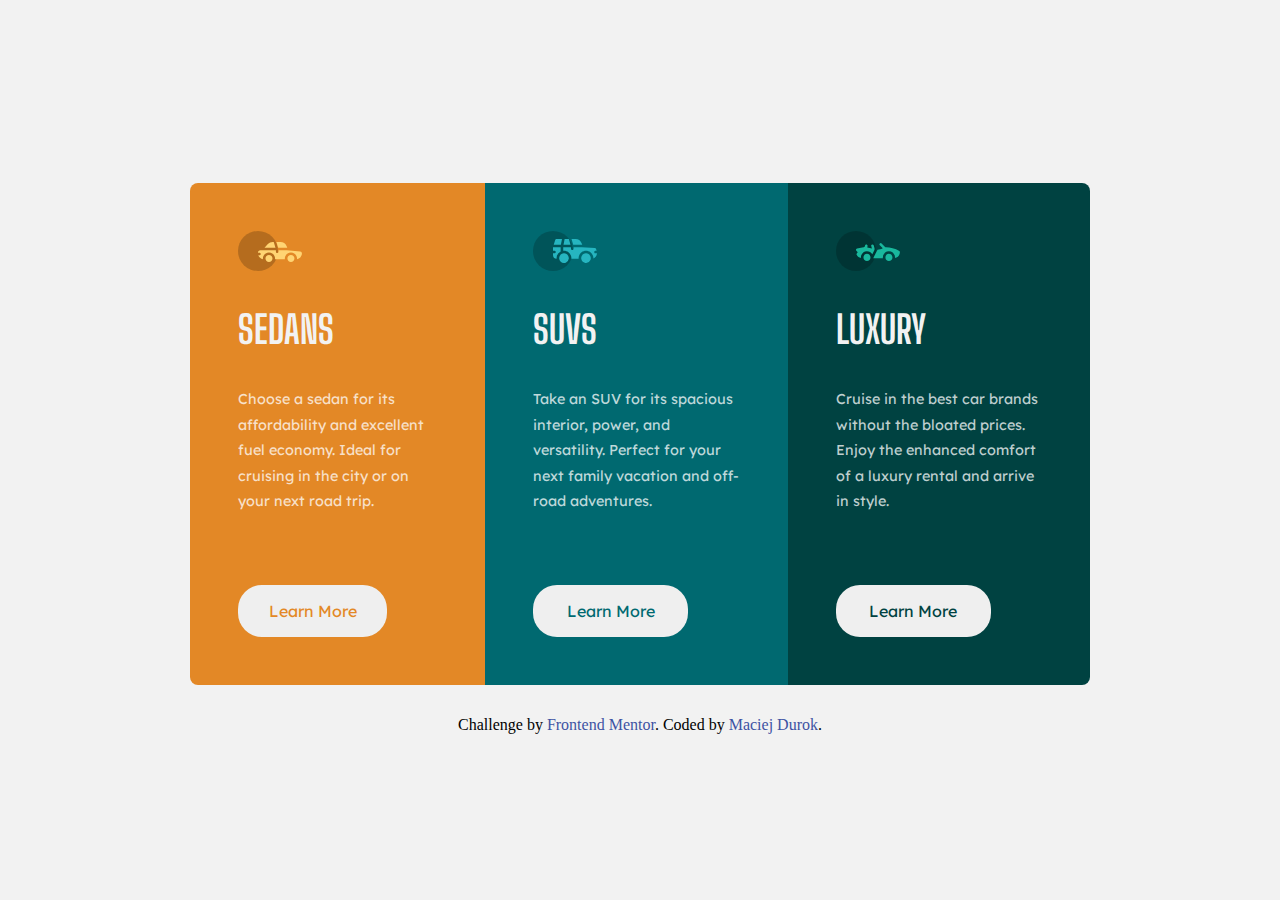
<file: Solution/Column-Card-main/index.html>
<!DOCTYPE html>
<html lang="en">

<head>
  <meta charset="UTF-8">
  <meta name="viewport" content="width=device-width, initial-scale=1.0">
  <link rel="icon" type="image/png" sizes="32x32" href="./images/favicon-32x32.png">
  <link href="https://fonts.googleapis.com/css2?family=Big+Shoulders+Display:wght@700&family=Lexend+Deca&display=swap"
    rel="stylesheet">
  <link rel="stylesheet" href="reset-style.css">
  <link rel="stylesheet" href="style.css">
  <title>Frontend Mentor | 3-column preview card component</title>
</head>

<body>
  <div class="main-card">
    <div class="item-card sedans">
      <img src="images/icon-sedans.svg" aria-hidden=“true”>
      <h2 class="card-title">
        Sedans
      </h2>
      <p class="card-description">
        Choose a sedan for its affordability and excellent fuel economy. Ideal for cruising in the city
        or on your next road trip.
      </p>
      <a href="" class="sedans-button"><button class="card-button">Learn More</a></button>
    </div>
    <div class="item-card suvs">
      <img src="images/icon-suvs.svg" aria-hidden=“true”>
      <h2 class="card-title">SUVS</h2>
      <p class="card-description">
        Take an SUV for its spacious interior, power, and versatility. Perfect for your next family vacation
        and off-road adventures.
      </p>
      <a href="" class="suvs-button"><button class="card-button">Learn More</a></button>
    </div>
    <div class="item-card luxury">
      <img src="images/icon-luxury.svg" aria-hidden=“true”>
      <h2 class="card-title">Luxury</h2>
      <p class="card-description">
        Cruise in the best car brands without the bloated prices. Enjoy the enhanced comfort of a luxury
        rental and arrive in style.
      </p>
      <a href="" class="luxury-button"><button class="card-button">Learn More</a></button>
    </div>
  </div>

  <div class="attribution">
    Challenge by <a href="https://www.frontendmentor.io?ref=challenge" target="_blank">Frontend Mentor</a>.
    Coded by <a href="#">Maciej Durok</a>.
  </div>
</body>

</html>
</file>
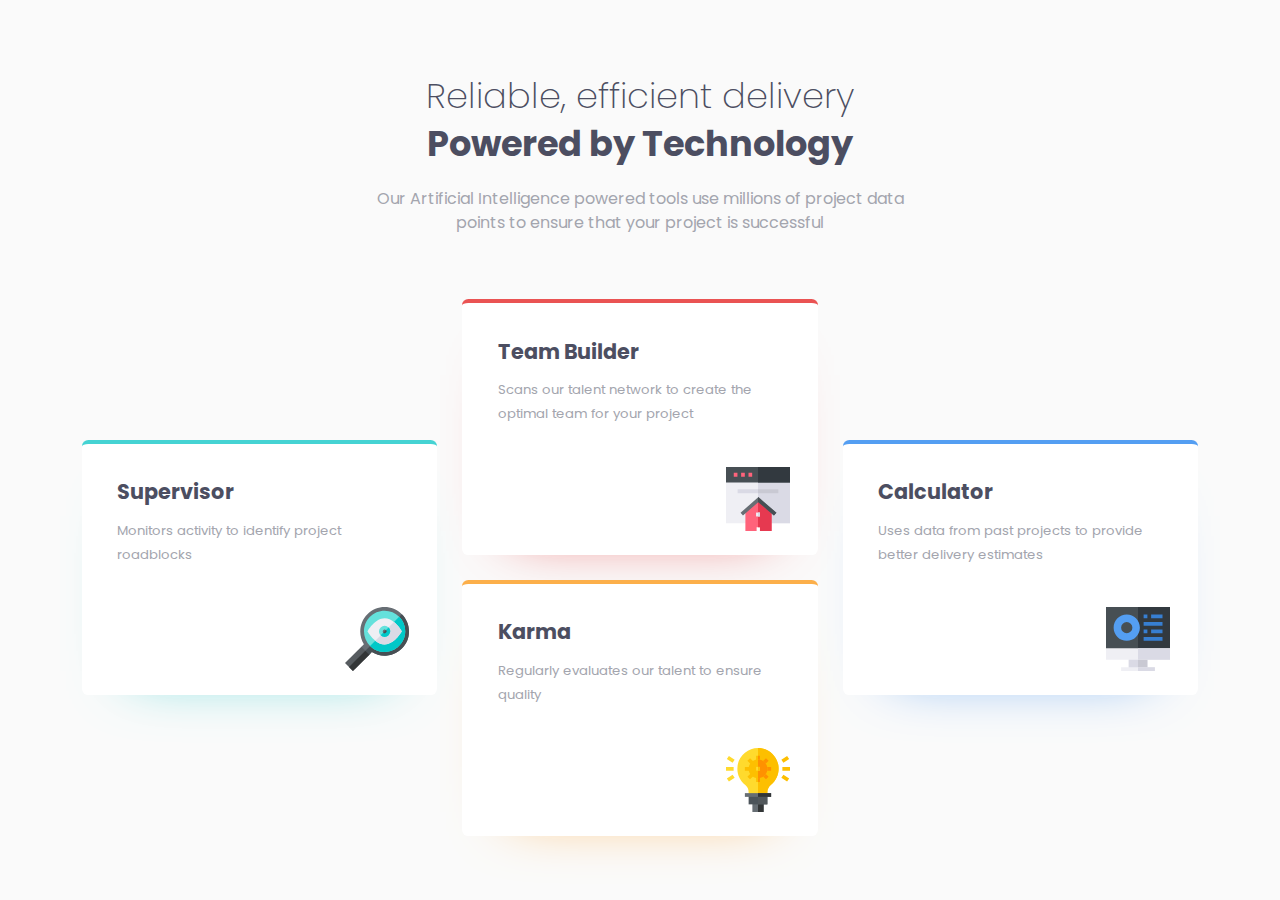
<file: Solution/Four-card-main/index.html>
<!DOCTYPE html>
<html lang="en">

<head>
  <meta charset="UTF-8">
  <meta name="viewport" content="width=device-width, initial-scale=1.0">
  <link href="https://fonts.googleapis.com/css2?family=Poppins:wght@200;400;600&display=swap" rel="stylesheet">
  <link rel="stylesheet" href="styles/style.css">
  <link rel="icon" type="image/png" sizes="32x32" href="./images/favicon-32x32.png">
  <title>Frontend Mentor | Four card feature section</title>
</head>

<body>
  <header class="header">
    <h1 class="header-title">
      Reliable, efficient delivery
      <br>
      <span class="title-bold">Powered by Technology</span>
    </h1>
    <p class="header-description">
      Our Artificial Intelligence powered tools use millions of project data points
      to ensure that your project is successful
    </p>
  </header>
  <main class="main">
    <div class="card1 card __light-blue">
      <h2 class="card-title">Supervisor</h2>
      <p class="card-description">Monitors activity to identify project roadblocks</p>
      <img src="images/icon-supervisor.svg" alt="" class="card-icon">
    </div>
    <div class="double-card">
      <div class="card2 card __red">
        <h2 class="card-title">Team Builder</h2>
        <p class="card-description">Scans our talent network to create the optimal team for your project</p>
        <img src="images/icon-team-builder.svg" alt="" class="card-icon">
      </div>
      <div class="card3 card __orange">
        <h2 class="card-title">Karma</h2>
        <p class="card-description">Regularly evaluates our talent to ensure quality</p>
        <img src="images/icon-karma.svg" alt="" class="card-icon">
      </div>
    </div>
    <div class="card4 card __blue">
      <h2 class="card-title">Calculator</h2>
      <p class="card-description">Uses data from past projects to provide better delivery estimates</p>
      <img src="images/icon-calculator.svg" alt="" class="card-icon">
    </div>
  </main>
</body>

</html>
</file>
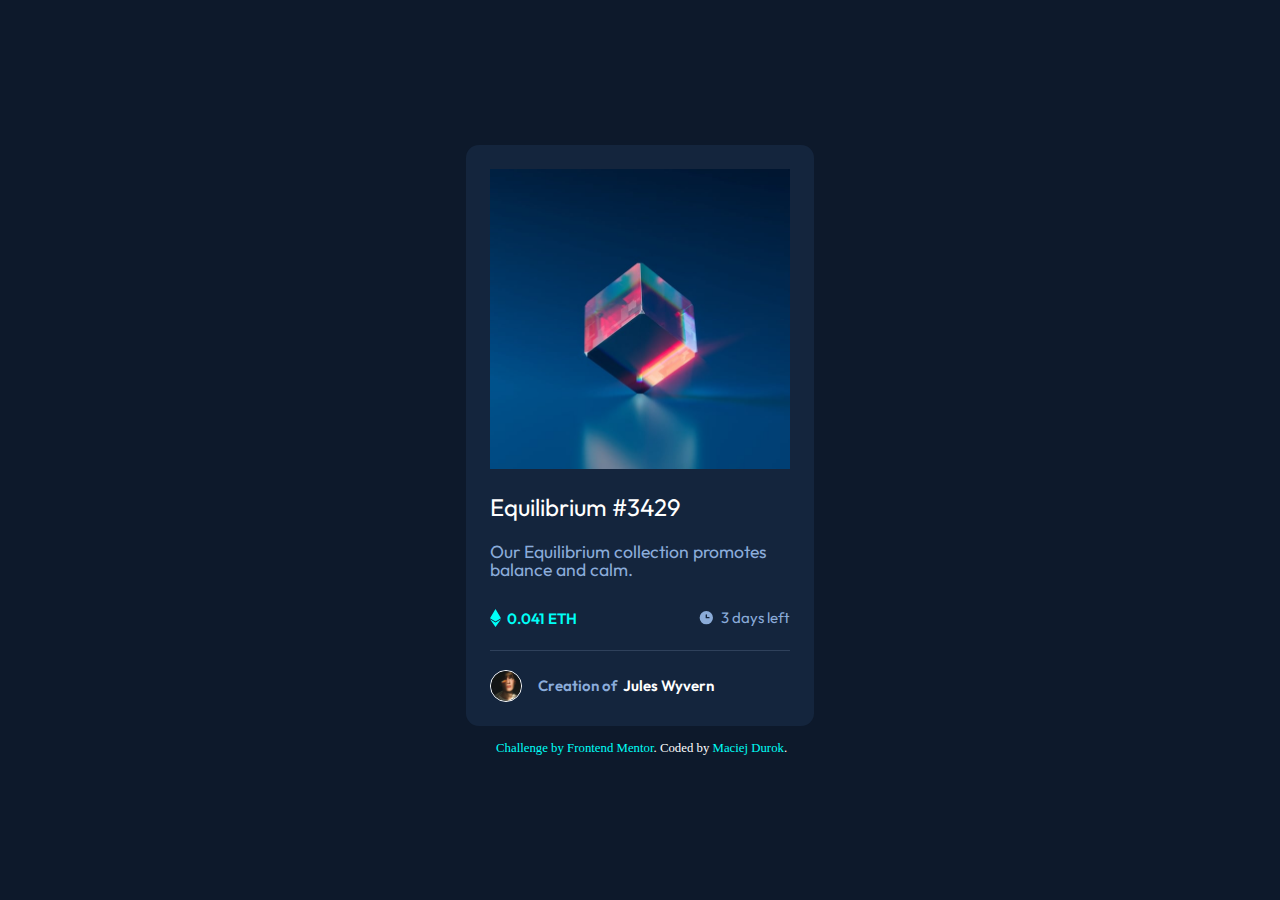
<file: Solution/NFT-Card-main/index.html>
<!DOCTYPE html>
<html lang="en">
<head>
  <meta charset="UTF-8">
  <meta name="viewport" content="width=device-width, initial-scale=1.0">
  <link rel="icon" type="image/png" sizes="32x32" href="./images/favicon-32x32.png">
  <link rel="stylesheet" href="style.css">
  <link href="https://fonts.googleapis.com/css2?family=Outfit:wght@300;400;600&display=swap" rel="stylesheet">
  <title>Frontend Mentor | NFT preview card component</title>
</head>
<body>
<div class="card-screen">
  <div class="image"><img src="images/image-equilibrium.jpg" alt="img.png" class="card-image"></div>
  <a href="" class="card-title">Equilibrium #3429</a>

  <p class="card-decription">Our Equilibrium collection promotes balance and calm.</p>

  <div class="card-price">
    <p class="price"><span><svg width="11" height="18" xmlns="http://www.w3.org/2000/svg"><path d="M11 10.216 5.5 18 0 10.216l5.5 3.263 5.5-3.262ZM5.5 0l5.496 9.169L5.5 12.43 0 9.17 5.5 0Z" fill="#00FFF8"/></svg></span>0.041 ETH</p>
      <p class="time"><span><svg width="17" height="17" xmlns="http://www.w3.org/2000/svg"><path d="M8.305 2.007a6.667 6.667 0 1 0 0 13.334 6.667 6.667 0 0 0 0-13.334Zm2.667 7.334H8.305a.667.667 0 0 1-.667-.667V6.007a.667.667 0 0 1 1.334 0v2h2a.667.667 0 0 1 0 1.334Z" fill="#8BACD9"/></svg></span>3 days left</p>
    </div>

  <div class="card-profile">
  <img src="images/image-avatar.png" alt="profile.png" class="card-profile-image">
  <p class="card-profle-name">Creation of <a href="#" class="card-autor-name">Jules Wyvern</span></p>
  </div>
</div>
  <div class="attribution">
    Challenge by <a href="https://www.frontendmentor.io?ref=challenge" target="_blank">Frontend Mentor</a>.
    Coded by <a href="#">Maciej Durok</a>.
  </div>
</body>
</html>
</file>
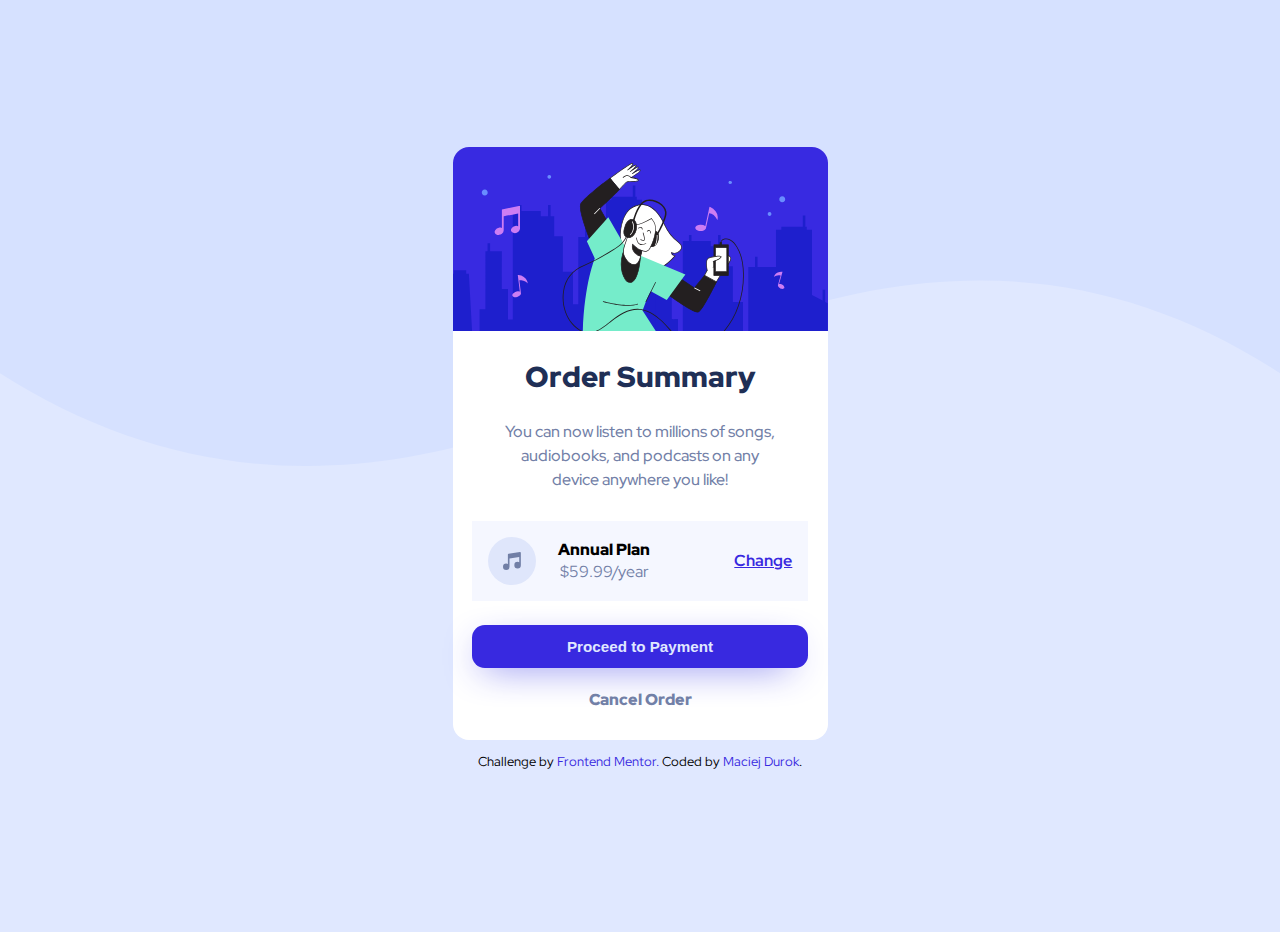
<file: Solution/Order-summary-card-main/index.html>
<!DOCTYPE html>
<html lang="en">

<head>
  <meta charset="UTF-8">
  <meta name="viewport" content="width=device-width, initial-scale=1.0">
  <!-- displays site properly based on user's device -->
  <link rel="icon" type="image/png" sizes="32x32" href="./images/favicon-32x32.png">
  <link rel="stylesheet" href="style-reset.css">
  <link rel="stylesheet" href="style.css">
  <link href="https://fonts.googleapis.com/css2?family=Red+Hat+Display:ital,wght@0,500;0,700;1,900&display=swap"
    rel="stylesheet">
  <title>Frontend Mentor | Order summary card</title>

</head>

<body>
  <div class="card-screen">
    <img src="images/illustration-hero.svg" alt="illustration-hero.svg" class="card-image">
    <div class="card-main">
      <h1 class="card-title">Order Summary</h1>
      <p class="card-description">
        You can now listen to millions of songs, audiobooks, and podcasts on any
        device anywhere you like!
      </p>
      <div class="card-info">
        <div class="card-price">
          <svg xmlns="http://www.w3.org/2000/svg" width="48" height="48">
            <g fill="none" fill-rule="evenodd">
              <circle cx="24" cy="24" r="24" fill="#DFE6FB" />
              <path fill="#717FA6" fill-rule="nonzero"
                d="M32.574 15.198a.81.81 0 00-.646-.19L20.581 16.63a.81.81 0 00-.696.803V26.934a3.232 3.232 0 00-1.632-.44A3.257 3.257 0 0015 29.747 3.257 3.257 0 0018.253 33a3.257 3.257 0 003.253-3.253v-8.37l9.726-1.39v5.327a3.232 3.232 0 00-1.631-.441 3.257 3.257 0 00-3.254 3.253 3.257 3.257 0 003.254 3.253 3.257 3.257 0 003.253-3.253V15.81a.81.81 0 00-.28-.613z" />
            </g>
          </svg>
          <p><span class="name">Annual Plan</span>
            <span class="price">$59.99/year</span></p>
        </div>
        <a href="#">Change</a>
      </div>
      <button class="card-button-proceed">Proceed to Payment</button>
      <a href="" class="card-cancel">Cancel Order</a>
    </div>
  </div>


  <div class="attribution">
    Challenge by <a href="https://www.frontendmentor.io?ref=challenge" target="_blank">Frontend Mentor.</a>
    Coded by <a href="#">Maciej Durok</a>.
  </div>
</body>

</html>
</file>
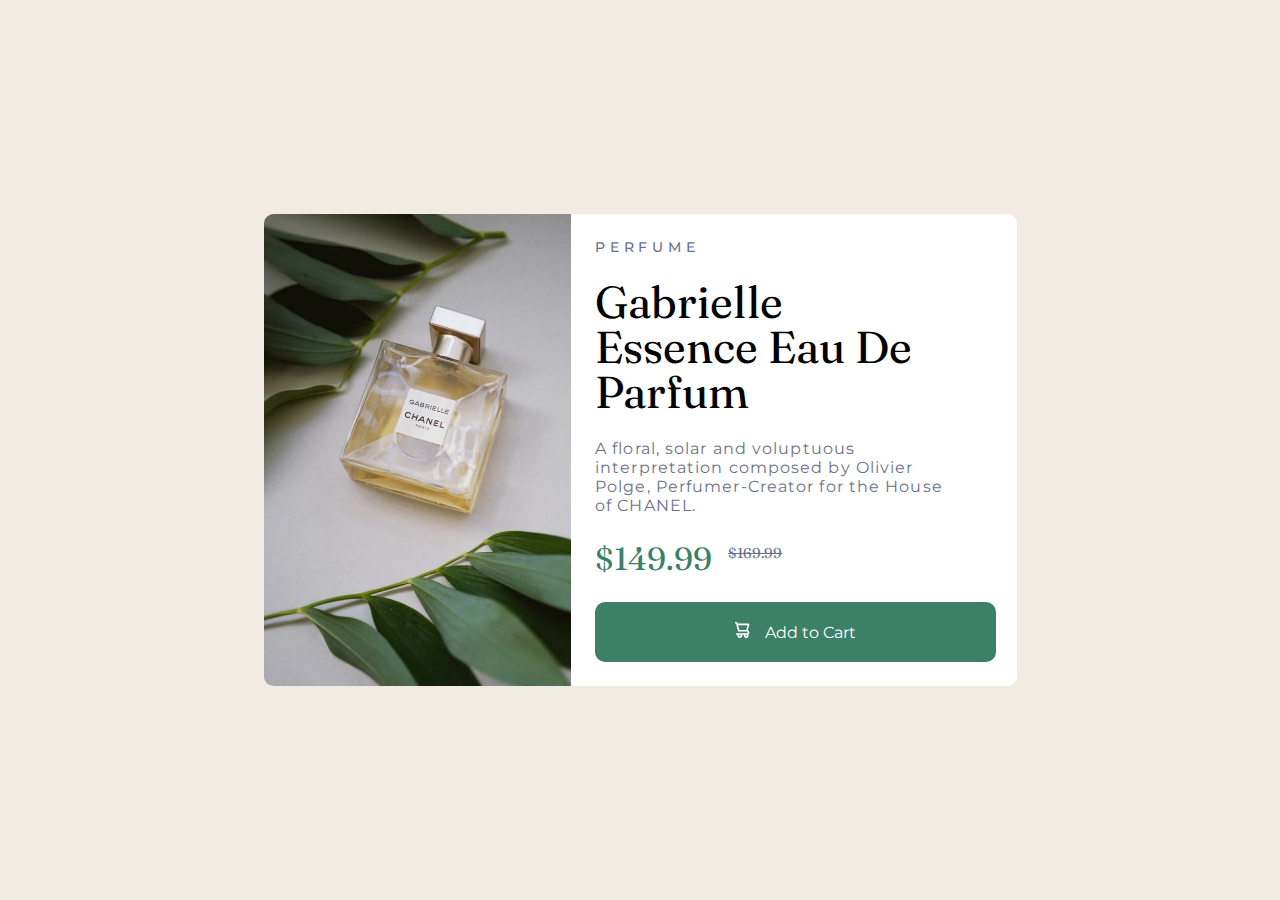
<file: Solution/Product-Card-main/index.html>
<!DOCTYPE html>
<html lang="en">

<head>
  <meta charset="UTF-8">
  <meta name="viewport" content="width=device-width, initial-scale=1.0">
  <!-- displays site properly based on user's device -->
  <link
    href="https://fonts.googleapis.com/css2?family=Fraunces:ital,opsz,wght@0,9..144,700;1,9..144,700&family=Montserrat:ital,wght@0,500;0,700;1,500;1,700&display=swap"
    rel="stylesheet">
  <link rel="icon" type="image/png" sizes="32x32" href="./images/favicon-32x32.png">
  <link rel="stylesheet" href="style.css">
  <title>Frontend Mentor | Product preview card component</title>

  <style>
    .attribution {
      font-size: 11px;
      text-align: center;
    }

    .attribution a {
      color: hsl(228, 45%, 44%);
    }
  </style>
</head>

<body>
    <div class="card-screen">
      <div class="card-images">
        <picture>
          <source media="(min-width: 800px)" srcset="images/image-product-desktop.jpg">
            <img src="images/image-product-mobile.jpg" alt="">
        </picture>
    </div>
      <div class="card-info">
        <p class="card-category">Perfume</p>
        <h1 class="card-tittle">Gabrielle Essence Eau De Parfum</h1>

        <p class="card-description">
          A floral, solar and voluptuous interpretation composed by Olivier Polge,
          Perfumer-Creator for the House of CHANEL.
        </p>

        <p class="card-actual-price">$149.99<sup>$169.99</sup></p>

        <button class="card-button">
          <svg width="30" height="16" xmlns="http://www.w3.org/2000/svg">
            <path d="M14.383 10.388a2.397 2.397 0 0 0-1.518-2.222l1.494-5.593a.8.8 0 0 0-.144-.695.8.8 0 0 0-.631-.28H2.637L2.373.591A.8.8 0 0 0 1.598 0H0v1.598h.983l1.982 7.4a.8.8 0 0 0 .799.59h8.222a.8.8 0 0 1 0 1.599H1.598a.8.8 0 1 0 0 1.598h.943a2.397 2.397 0 1 0 4.507 0h1.885a2.397 2.397 0 1 0 4.331-.376 2.397 2.397 0 0 0 1.12-2.021ZM11.26 7.99H4.395L3.068 3.196h9.477L11.26 7.991Zm-6.465 6.392a.8.8 0 1 1 0-1.598.8.8 0 0 1 0 1.598Zm6.393 0a.8.8 0 1 1 0-1.598.8.8 0 0 1 0 1.598Z" fill="#FFF"/>
          </svg>Add to Cart</button>
      </div>
    </div>

</body>

</html>
</file>
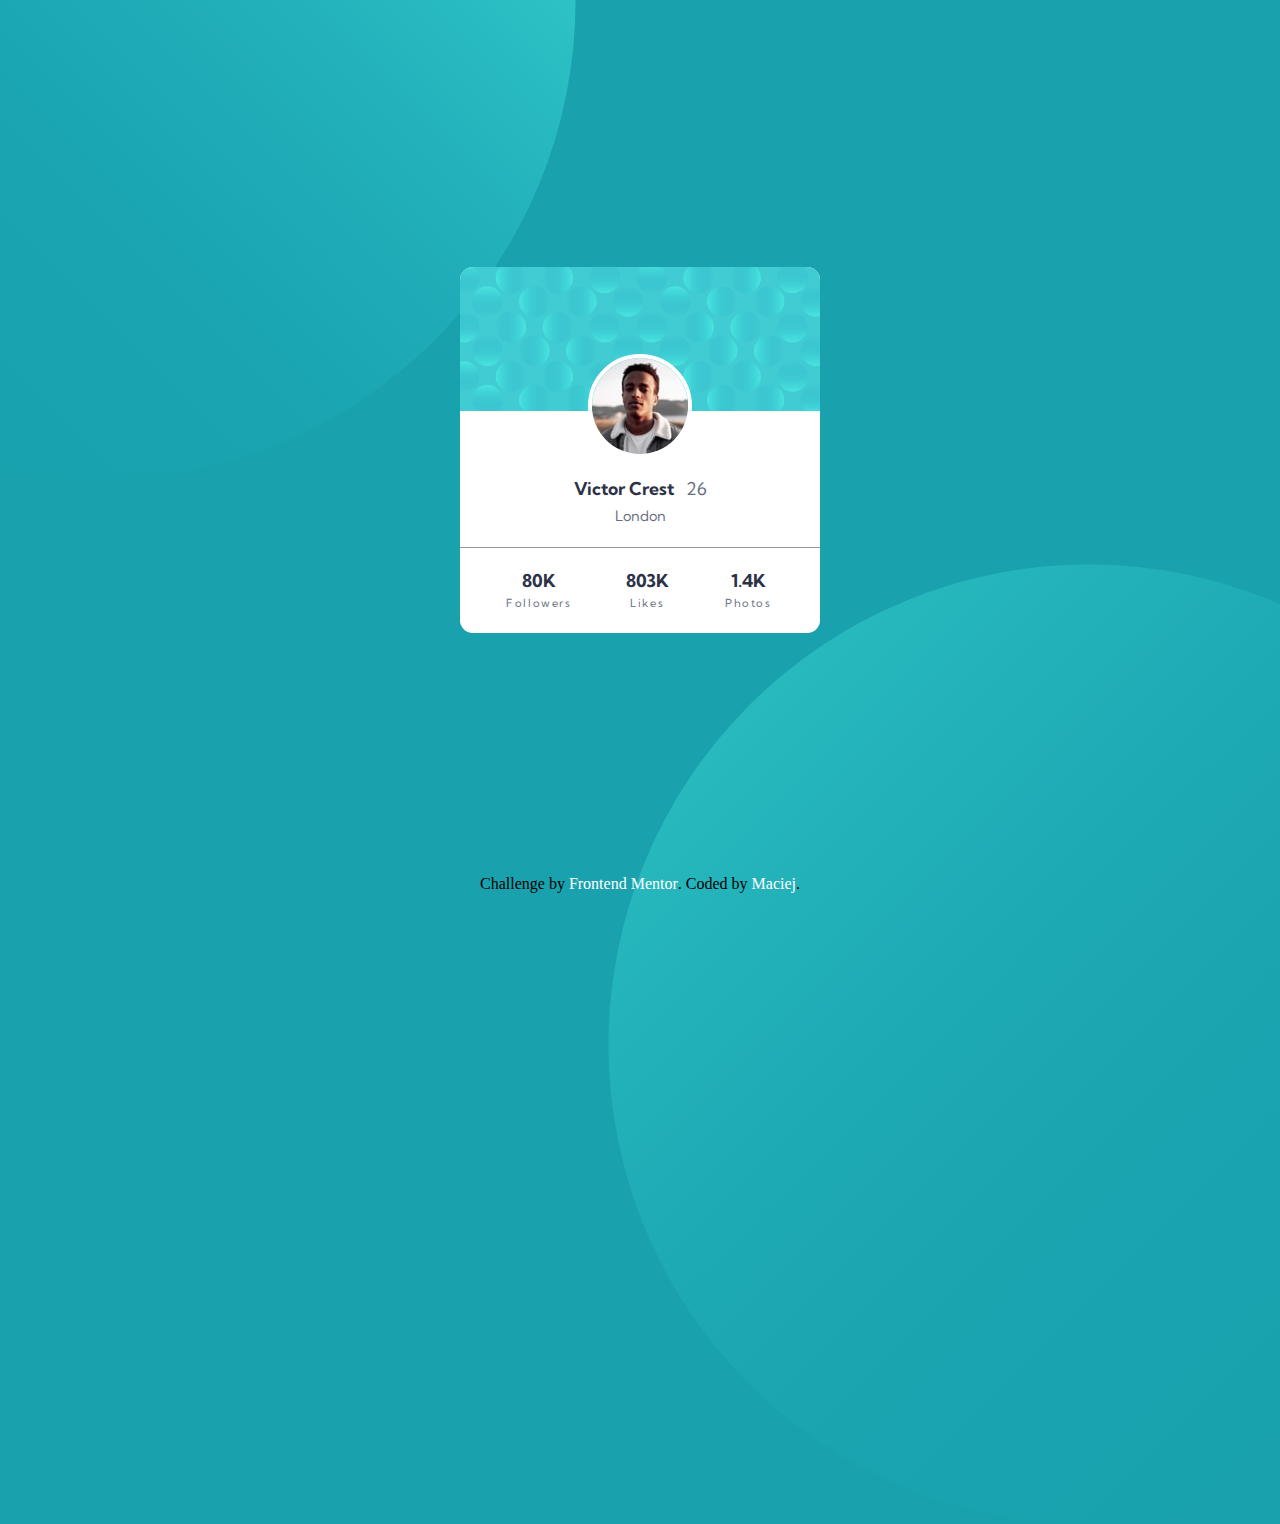
<file: Solution/Profile-card-main/index.html>
<!DOCTYPE html>
<html lang="en">

<head>
  <meta charset="UTF-8">
  <meta name="viewport" content="width=device-width, initial-scale=1.0">
  <link href="https://fonts.googleapis.com/css2?family=Kumbh+Sans:wght@400;700&display=swap" rel="stylesheet">
  <link rel="icon" type="image/png" sizes="32x32" href="./images/favicon-32x32.png">
  <link rel="stylesheet" href="style/style.css">
  <title>Frontend Mentor | Profile card component</title>
</head>

<body>
  <div class="circle-image left-top">
  </div>
  <div class="container">
    <img src="images/bg-pattern-card.svg" alt="" class="card-bg">
    <article class="article">
      <div class="article-avatar">
        <img src="images/image-victor.jpg" alt="">
      </div>
      <div class="article-information">
        <p class="information-name">Victor Crest <span class="information-age">26</span></p>
        <p class="information-city">London</p>
      </div>
      <div class="article-stats">
        <div class="stats">
          <p class="stats-value">80K</p>
          <p class="stats-name">Followers</p>
        </div>
        <div class="stats">
          <p class="stats-value">803K</p>
          <p class="stats-name">Likes</p>
        </div>
        <div class="stats">
          <p class="stats-value">1.4K</p>
          <p class="stats-name">Photos</p>
        </div>
      </div>
    </article>
  </div>
  <div class="attribution">
    Challenge by <a href="https://www.frontendmentor.io?ref=challenge" target="_blank">Frontend Mentor</a>.
    Coded by <a href="#">Maciej</a>.
  </div>
  <div class="circle-image right-bottom">
  </div>
</body>
</html>
</file>
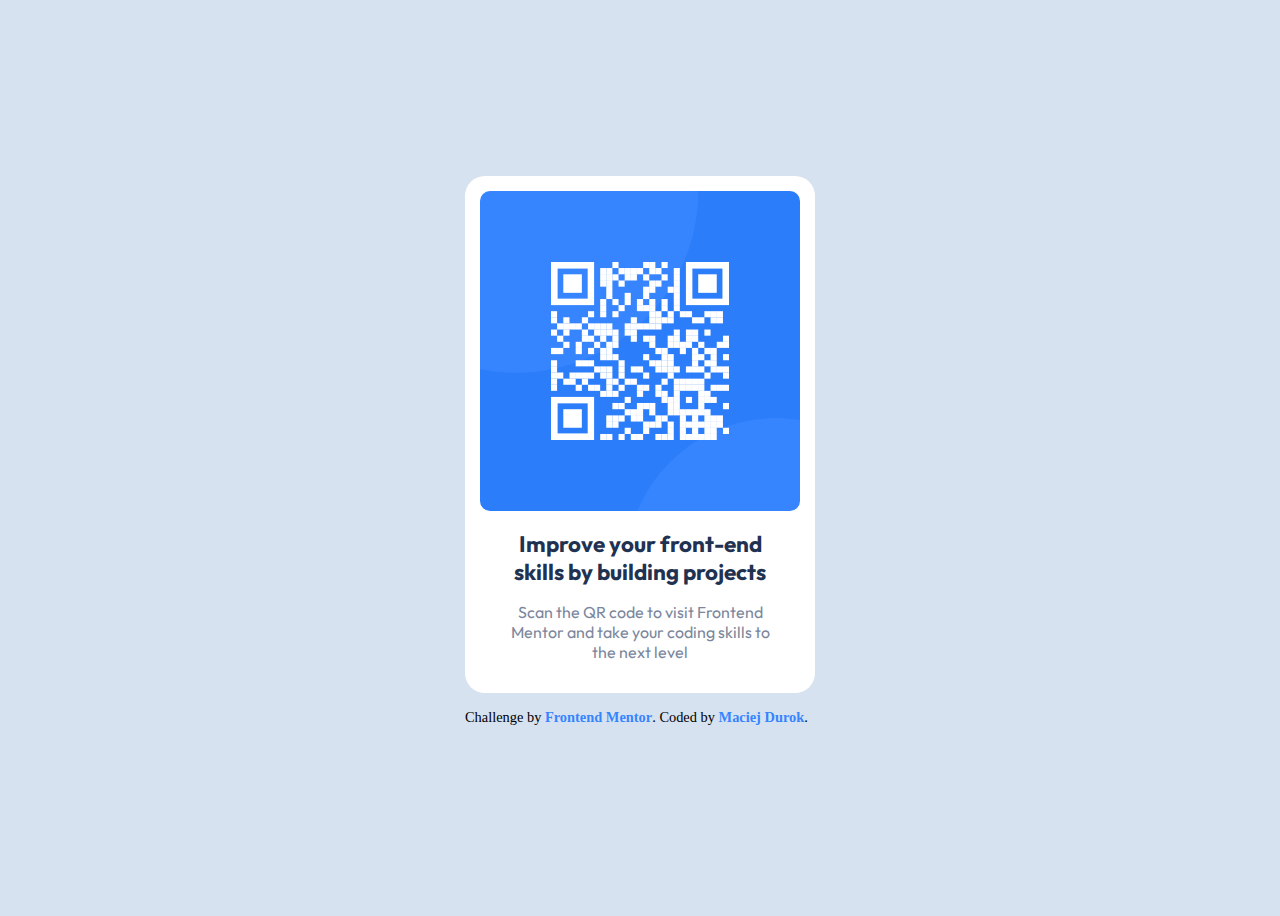
<file: Solution/QR-Code-main/index.html>
<!DOCTYPE html>
<html lang="en">
<head>
  <meta charset="UTF-8">
  <meta name="viewport" content="wclassth=device-wclassth, initial-scale=1.0">
  <link rel="icon" type="image/png" sizes="32x32" href="./images/favicon-32x32.png">
  <link href="https://fonts.googleapis.com/css2?family=Outfit:wght@400;700&display=swap" rel="stylesheet">
  <link rel="stylesheet" href="style.css">
  <title>Frontend Mentor | QR code component</title>

</head>

<body>
  <main>
    <div class="qr-screen">
    <img src="images/image-qr-code.png" alt="image_qr.png" class="qr-image">
    <h1 class="qr-screen-tittle">Improve your front-end skills by building projects</h1>
    <p class="qr-screen-description">Scan the QR code to visit Frontend Mentor and take your coding skills to the next level</p>
  </div>
    <div class="attribution">
      <p>Challenge by <a href="https://www.frontendmentor.io?ref=challenge" target="_blank">Frontend Mentor</a>.
      Coded by <a href="#">Maciej Durok</a>.</p>
    </div>
  </main>
</body>

</html>
</file>
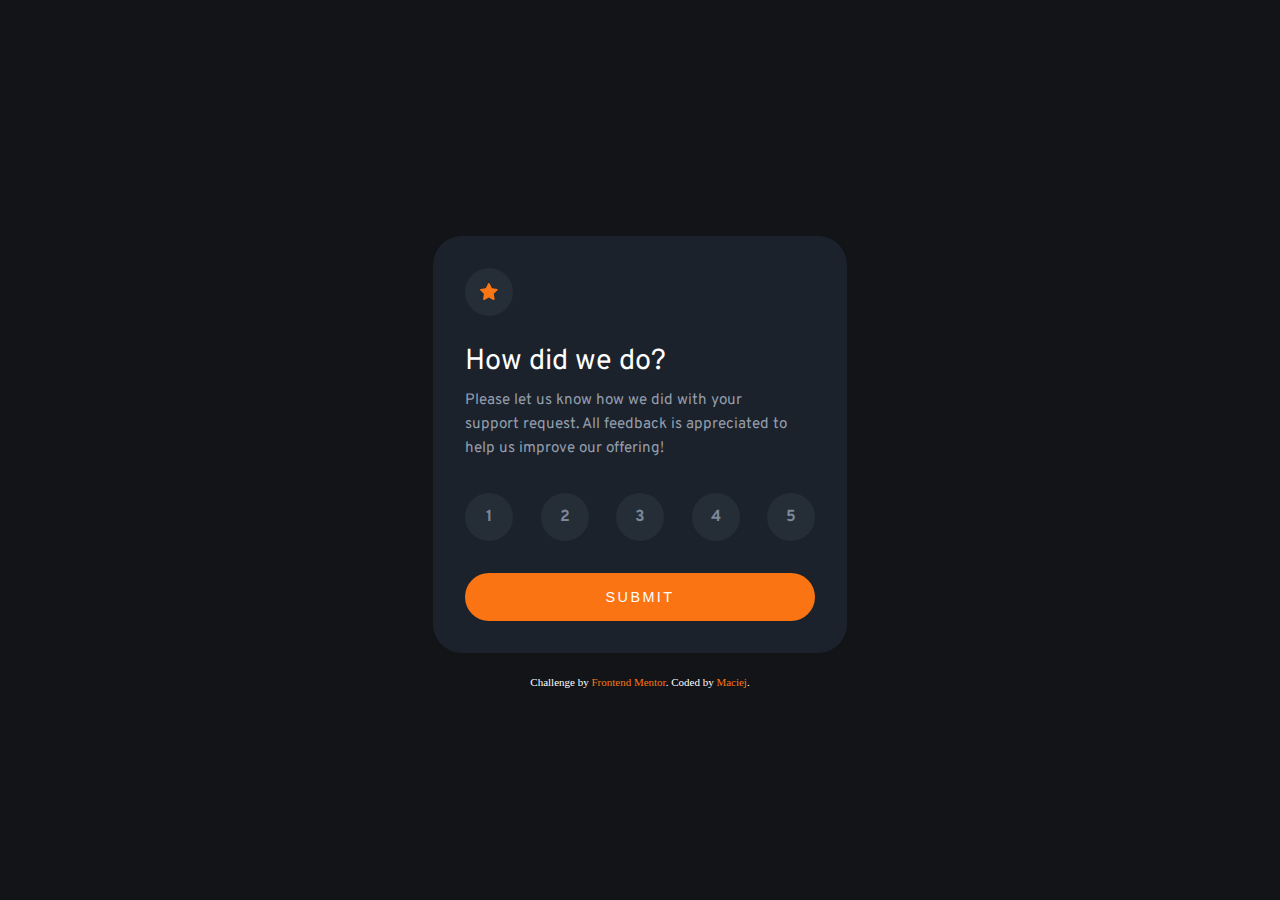
<file: Solution/Rating-card-main/index.html>
<!DOCTYPE html>
<html lang="en">

<head>
  <meta charset="UTF-8">
  <meta http-equiv="X-UA-Compatible" content="IE=edge">
  <meta name="viewport" content="width=device-width, initial-scale=1.0">
  <link rel="icon" type="image/png" sizes="32x32" href="./images/favicon-32x32.png">
  <link rel="stylesheet" href="reset-style.css">
  <link rel="stylesheet" href="style.css">
  <link href="https://fonts.googleapis.com/css2?family=Overpass:ital,wght@0,400;1,700&display=swap" rel="stylesheet">
  <title>Frontend Mentor | Interactive rating component</title>
</head>

<body>

  <!-- Rating state start -->
  <div class="main-card">
    <div class="card-rating">
      <div class="card-star-img">
        <img src="images/icon-star.svg" alt="">
      </div>
      <h1 class="card-title">How did we do?</h1>
      <p class="card-description">
        Please let us know how we did with your support request. All feedback is appreciated
        to help us improve our offering!
      </p>
      <div class="rating">
        <button class="button-rating">1</button>
        <button class="button-rating">2</button>
        <button class="button-rating">3</button>
        <button class="button-rating">4</button>
        <button class="button-rating">5</button>
      </div>
      <form action="">
      </form>
      <button id="card-check-button">Submit</button>
    </div>

    <div class="card-end">
      <div class="card-end-img">
        <img src="images/illustration-thank-you.svg" alt="">
      </div>
      <p class="card-end-rating">
        You selected
        <span id="rate-client"></span> out of 5
        </p>
        <h2 class="card-end-title">Thank you!</h2>
      <p class="card-end-description">
        We appreciate you taking the time to give a rating. If you ever need more support,
        don’t hesitate to get in touch!
      </p>
    </div>
  </div>
  <div class="attribution">
    Challenge by <a href="https://www.frontendmentor.io?ref=challenge" target="_blank">Frontend Mentor</a>.
    Coded by <a href="#">Maciej</a>.
  </div>

   <script src="script.js"></script>
</body>

</html>
</file>
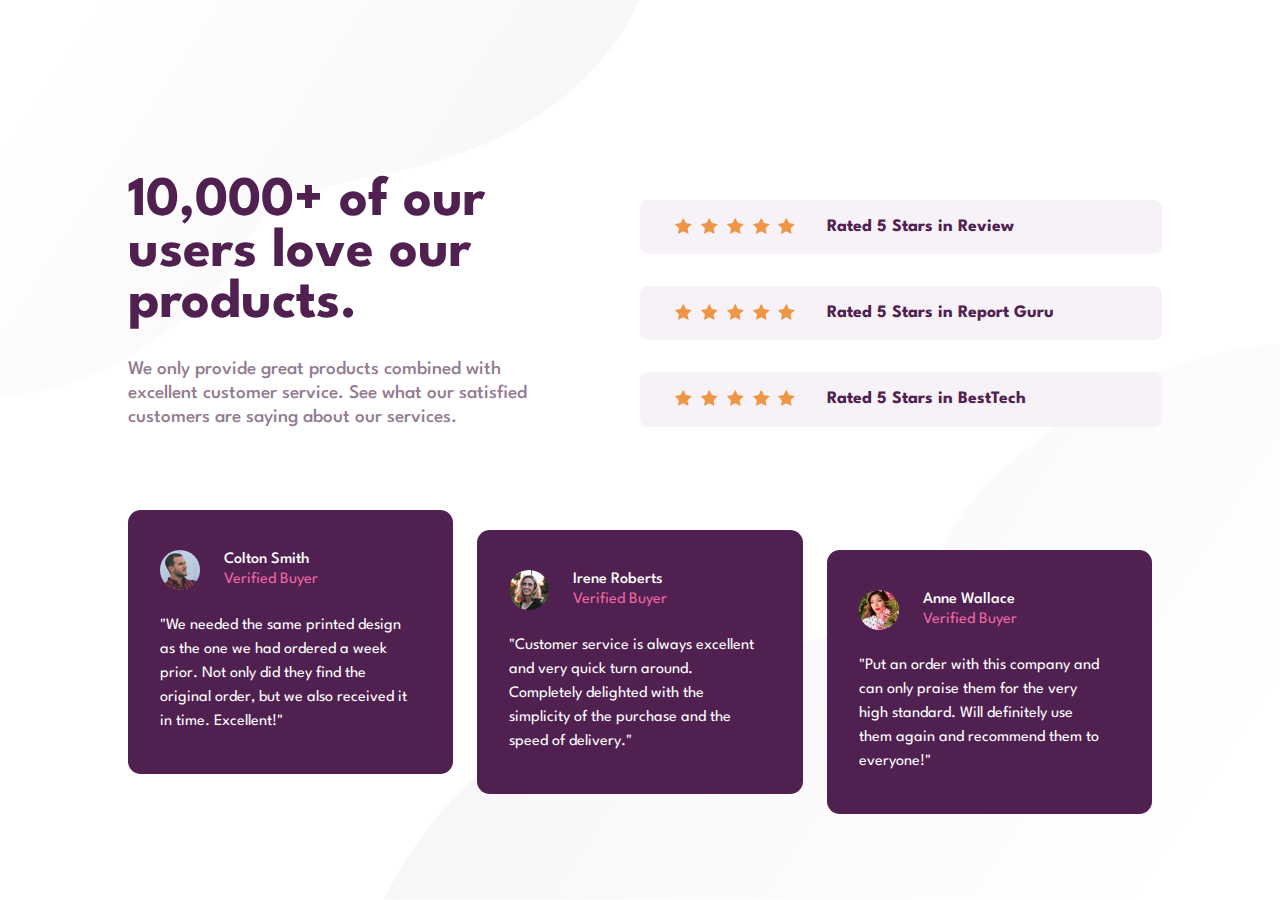
<file: Solution/Social-proof-main/index.html>
<!DOCTYPE html>
<html lang="en">
<head>
  <meta charset="UTF-8" />
  <meta name="viewport" content="width=device-width, initial-scale=1.0" />
  <link href="https://fonts.googleapis.com/css2?family=League+Spartan:wght@400;500;700&display=swap" rel="stylesheet">
  <link rel="icon" type="image/png" sizes="32x32" href="./images/favicon-32x32.png" />
  <link rel="stylesheet" href="style/style.css">
  <title>Frontend Mentor | Social proof section</title>
</head>
<body>
  <picture class="left-top">
    <source media="(min-width: 1150px)" srcset="images\bg-pattern-top-mobile.svg">
    <img src="images/bg-pattern-top-desktop.svg">
  </picture>
  <div class="container">
    <header class="header">
      <div class="header-left-panel">
        <h1 class="header-left-panel-title">10,000+ of our users love our products.</h1>
        <p class="header-left-panel-description">
          We only provide great products combined with excellent customer service.
          See what our satisfied customers are saying about our services.
        </p>
      </div>
      <div class="header-right-panel">
        <div class="header-right-panel-rating">
          <div class="rating-stars">
            <img src="images/icon-star.svg" alt="" class="rating-stars-icon">
            <img src="images/icon-star.svg" alt="" class="rating-stars-icon">
            <img src="images/icon-star.svg" alt="" class="rating-stars-icon">
            <img src="images/icon-star.svg" alt="" class="rating-stars-icon">
            <img src="images/icon-star.svg" alt="" class="rating-stars-icon">
          </div>
          <p class="rating-text">Rated 5 Stars in Review</p>
        </div>
        <div class="header-right-panel-rating secound">
          <div class="rating-stars">
            <img src="images/icon-star.svg" alt="" class="rating-stars-icon">
            <img src="images/icon-star.svg" alt="" class="rating-stars-icon">
            <img src="images/icon-star.svg" alt="" class="rating-stars-icon">
            <img src="images/icon-star.svg" alt="" class="rating-stars-icon">
            <img src="images/icon-star.svg" alt="" class="rating-stars-icon">
          </div>
          <p class="rating-text">Rated 5 Stars in Report Guru</p>
        </div>
        <div class="header-right-panel-rating thrid">
          <div class="rating-stars">
            <img src="images/icon-star.svg" alt="" class="rating-stars-icon">
            <img src="images/icon-star.svg" alt="" class="rating-stars-icon">
            <img src="images/icon-star.svg" alt="" class="rating-stars-icon">
            <img src="images/icon-star.svg" alt="" class="rating-stars-icon">
            <img src="images/icon-star.svg" alt="" class="rating-stars-icon">
          </div>
          <p class="rating-text">Rated 5 Stars in BestTech</p>
        </div>
      </div>
    </header>
    <main class="main">
      <article class="article first">
        <div class="article-top">
          <img src="images/image-colton.jpg" alt="" class="article-img">
          <div class="article-top-information-data">
            <p class="article-name">Colton Smith</p>
            <p class="article-verified">Verified Buyer</p>
          </div>
        </div>
        <p class="article-description">
          "We needed the same printed design as the one we had ordered a week prior.
          Not only did they find the original order, but we also received it in time.
          Excellent!"
        </p>
      </article>
      <article class="article secound">
        <div class="article-top">
          <img src="images/image-irene.jpg" alt="" class="article-img">
          <div class="article-top-information-data">
            <p class="article-name">Irene Roberts</p>
            <p class="article-verified">Verified Buyer</p>
          </div>
        </div>
        <p class="article-description">
          "Customer service is always excellent and very quick turn around. Completely
          delighted with the simplicity of the purchase and the speed of delivery."
        </p>
      </article>
      <article class="article thrid">
        <div class="article-top">
          <img src="images/image-anne.jpg" alt="" class="article-img">
          <div class="article-top-information-data">
            <p class="article-name">Anne Wallace</p>
            <p class="article-verified">Verified Buyer</p>
          </div>
        </div>
        <p class="article-description">
          "Put an order with this company and can only praise them for the very high
          standard. Will definitely use them again and recommend them to everyone!"
        </p>
      </article>
    </main>
  </div>

  <picture class="right-bottom">
    <source media="(min-width: 1150px)" srcset="images\bg-pattern-top-mobile.svg">
    <img src="images/bg-pattern-top-mobile.svg">
  </picture>
</body>
</html>
</file>
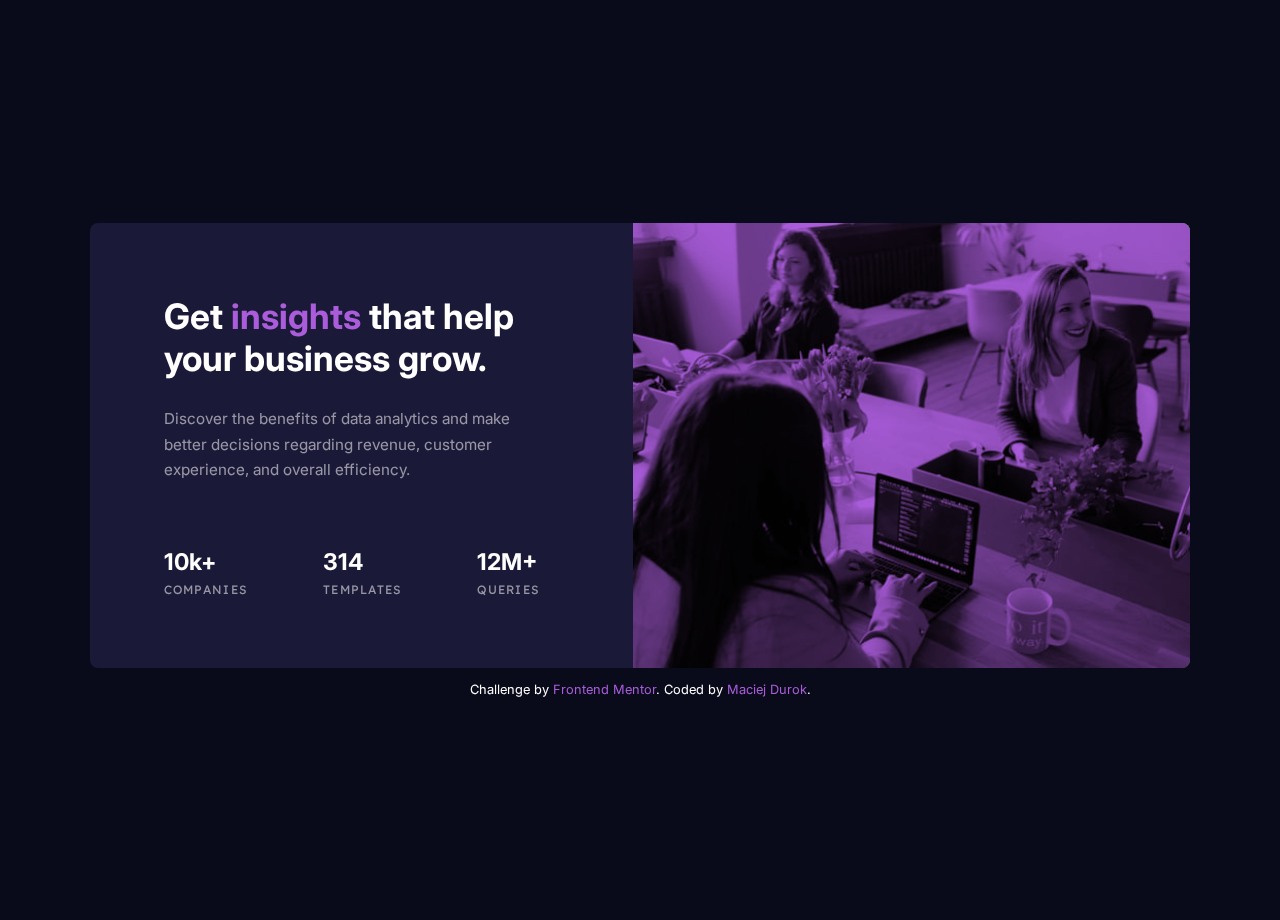
<file: Solution/Stats-Card-main/index.html>
<!DOCTYPE html>
<html lang="en">
<head>
  <meta charset="UTF-8">
  <meta name="viewport" content="width=device-width, initial-scale=1.0">
  <link rel="stylesheet" href="css-reset.css">
  <link rel="stylesheet" href="style.css">
  <link rel="icon" type="image/png" sizes="32x32" href="./images/favicon-32x32.png">
  <link href="https://fonts.googleapis.com/css2?family=Inter:wght@400;700&family=Lexend+Deca&display=swap" rel="stylesheet">
  <title>Frontend Mentor | Stats preview card component</title>

</head>
<body>

  <div class="card">
    <div class="card-content">
      <h1 class="card-title">Get <span>insights</span> that help your business grow.</h1>
      <p class="card-description">
        Discover the benefits of data analytics and make better decisions regarding revenue, customer
        experience, and overall efficiency.
      </p>
      <div class="card-stats">
        <p>10k+<span>companies</span></p>
        <p>314 <span>templates</span></p>
        <p>12M+ <span>queries</span></p>
      </div>
    </div>
    <div class="card-img">
      <picture>
        <source media="(max-width: 1150px)" srcset="images/image-header-mobile.jpg">
        <img src="images/image-header-desktop.jpg" alt="image-header-desktop.jpg">
      </picture>
      <div class="card-img-color"></div>
    </div>
  </div>

  <div class="attribution">
    Challenge by <a href="https://www.frontendmentor.io?ref=challenge" target="_blank">Frontend Mentor</a>. 
    Coded by <a href="#">Maciej Durok</a>.
  </div>
</body>
</html>
</file>
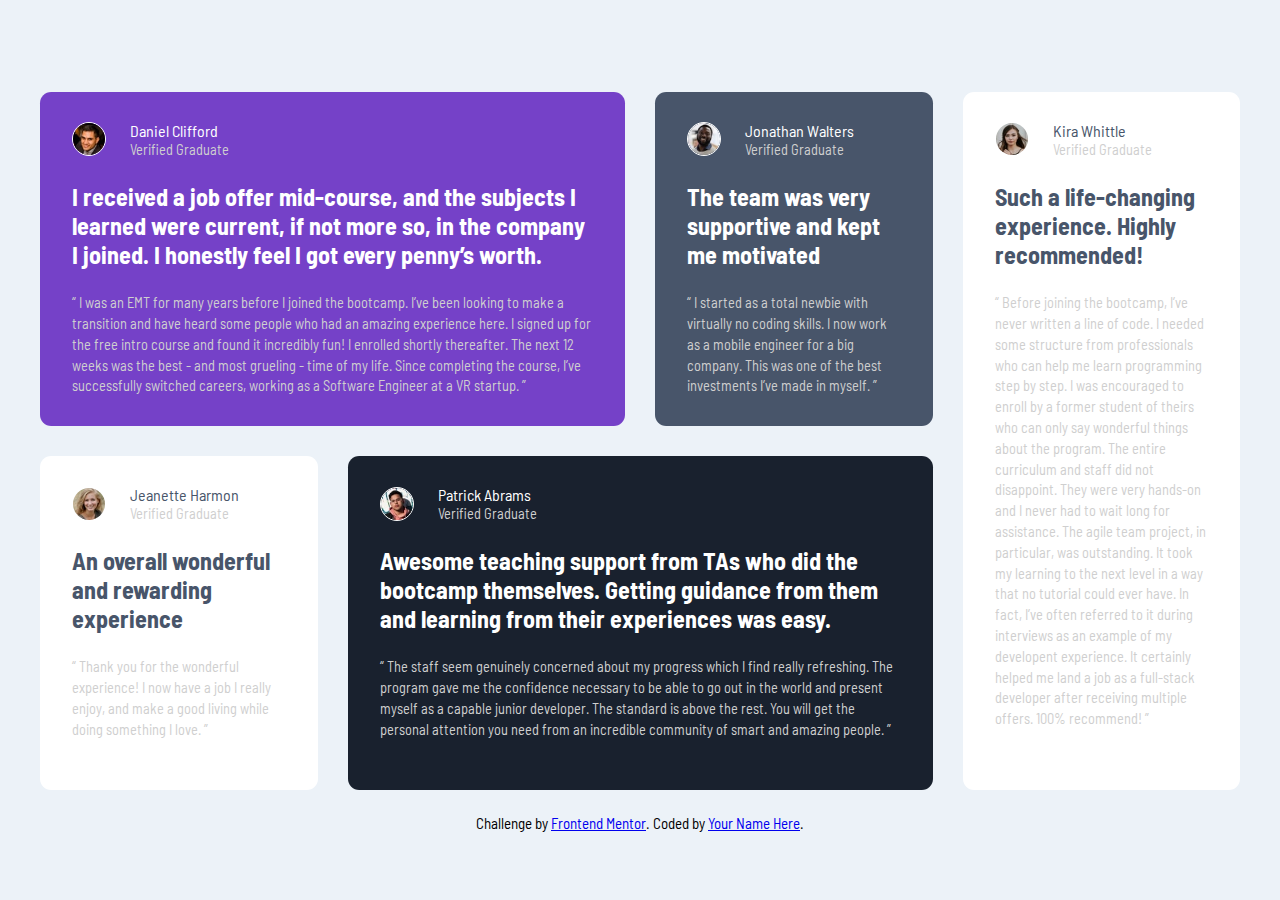
<file: Solution/testimonials-grid-section-main/index.html>
<!DOCTYPE html>
<html lang="en">

<head>
  <meta charset="UTF-8">
  <meta name="viewport" content="width=device-width, initial-scale=1.0">
  <!-- displays site properly based on user's device -->
  <link href="https://fonts.googleapis.com/css2?family=Barlow+Semi+Condensed:wght@500;600&display=swap"
    rel="stylesheet">
  <link rel="icon" type="image/png" sizes="32x32" href="./images/favicon-32x32.png">
  <link rel="stylesheet" href="style.css">
  <title>Frontend Mentor | [Challenge Name Here]</title>
</head>

<body>

  <div class="contanier">
    <div class="box box1">
      <div class="box-profile">
        <img src="images/image-daniel.jpg" alt="" class="box-profile avatar">
        <div class="box-profile profile-information">
          <p class="profile-information-name">Daniel Clifford</p>
          <p class="profile-information-verified">Verified Graduate</p>
        </div>
      </div>
      <div class="box-description">

        <div class="box-description-title">
          I received a job offer mid-course, and the subjects I learned were current, if not more so,
          in the company I joined. I honestly feel I got every penny’s worth.
        </div>

        <div class="box-description-text">
          “ I was an EMT for many years before I joined the bootcamp. I’ve been looking to make a
          transition and have heard some people who had an amazing experience here. I signed up
          for the free intro course and found it incredibly fun! I enrolled shortly thereafter.
          The next 12 weeks was the best - and most grueling - time of my life. Since completing
          the course, I’ve successfully switched careers, working as a Software Engineer at a VR startup. ”
        </div>
      </div>
    </div>

    <div class="box box2">
      <div class="box-profile">
        <img src="images/image-jonathan.jpg" alt="" class="box-profile avatar">
        <div class="box-profile profile-information">
          <p class="profile-information-name">Jonathan Walters</p>
          <p class="profile-information-verified">Verified Graduate</p>
        </div>
      </div>
      <div class="box-description">
        <div class="box-description-title">
          The team was very supportive and kept me motivated
        </div>
        <div class="box-description-text">
          “ I started as a total newbie with virtually no coding skills. I now work as a mobile engineer
          for a big company. This was one of the best investments I’ve made in myself. ”
        </div>
      </div>
    </div>

    <div class="box box3 white-box">

      <div class="box-profile">
        <img src="images/image-kira.jpg" alt="" class="box-profile avatar">
        <div class="box-profile profile-information">
          <p class="profile-information-name">Kira Whittle</p>
          <p class="profile-information-verified">Verified Graduate</p>
        </div>
      </div>
      <div class="box-description">

        <div class="box-description-title">
          Such a life-changing experience. Highly recommended!
        </div>

        <div class="box-description-text">
          “ Before joining the bootcamp, I’ve never written a line of code. I needed some structure from
          professionals who can help me learn programming step by step. I was encouraged to enroll by a former
          student of theirs who can only say wonderful things about the program. The entire curriculum and staff
          did not disappoint. They were very hands-on and I never had to wait long for assistance. The agile team
          project, in particular, was outstanding. It took my learning to the next level in a way that no tutorial
          could ever have. In fact, I’ve often referred to it during interviews as an example of my developent
          experience. It certainly helped me land a job as a full-stack developer after receiving multiple offers.
          100% recommend! ”
        </div>
      </div>
    </div>

    <div class="box box4 white-box">

      <div class="box-profile">
        <img src="images/image-jeanette.jpg" alt="" class="box-profile avatar">
        <div class="box-profile profile-information">
          <p class="profile-information-name">Jeanette Harmon</p>
          <p class="profile-information-verified">Verified Graduate</p>
        </div>
      </div>
      <div class="box-description">
        <div class="box-description-title">
          An overall wonderful and rewarding experience
        </div>
        <div class="box-description-text">
          “ Thank you for the wonderful experience! I now have a job I really enjoy, and make a good living
          while doing something I love. ”
        </div>
      </div>
</div>

      <div class="box box5">
        <div class="box-profile">
          <img src="images/image-patrick.jpg" alt="" class="box-profile avatar">
          <div class="box-profile profile-information">
            <p class="profile-information-name">Patrick Abrams</p>
            <p class="profile-information-verified">Verified Graduate</p>
          </div>
        </div>
        <div class="box-description">
          <div class="box-description-title">
            Awesome teaching support from TAs who did the bootcamp themselves. Getting guidance from them and
        learning from their experiences was easy.
          </div>
          <div class="box-description-text">
            “ The staff seem genuinely concerned about my progress which I find really refreshing. The program
            gave me the confidence necessary to be able to go out in the world and present myself as a capable
            junior developer. The standard is above the rest. You will get the personal attention you need from
            an incredible community of smart and amazing people. ”
          </div>
        </div>
      </div>
    </div>





    <div class="attribution">
      Challenge by <a href="https://www.frontendmentor.io?ref=challenge" target="_blank">Frontend Mentor</a>.
      Coded by <a href="#">Your Name Here</a>.
    </div>
</body>

</html>
</file>
<file: Solution/Column-Card-main/style.css>
:root {
    /* bg cards */
    --Bright-orange: hsl(31, 77%, 52%);
    --Dark-cyan: hsl(184, 100%, 22%);
    --Very-dark-cyan: hsl(179, 100%, 13%);

    /* (paragraphs) */
    --Transparent-white: hsla(0, 0%, 100%, 0.75);
    /* (background, headings, buttons) */
    --Very-light-gray: hsl(0, 0%, 95%);

    /* fonts */
    --Big-Shoulders: 'Big Shoulders Display', cursive;
    --Laxend-Deca: 'Lexend Deca', sans-serif;
}

body {
    background-color: var(--Very-light-gray);
    font-size: 15px;
    display: flex;
    flex-direction: column;
    align-items: center;
    justify-content: center;
    min-height: 100vh;
}

.main-card {
    display: flex;
    flex-direction: row;
    margin: 1rem;
    max-width: 900px;
}

.item-card {
    padding: 3rem 3rem;
}

.item-card img {
    display: block;
}

.card-title {
    color: var(--Very-light-gray);
    font: 2.4rem var(--Big-Shoulders);
    text-transform: uppercase;
    font-weight: 700;
    margin: 2.2rem 0;
}

.sedans {
    background-color: var(--Bright-orange);
    border-radius: 0.5rem 0 0 0.5rem;
}

.suvs {
    background-color: var(--Dark-cyan);
}

.luxury {
    background-color: var(--Very-dark-cyan);
    border-radius: 0 0.5rem 0.5rem 0;
}




.card-description {
    color: var(--Transparent-white);
    font: 0.9rem var(--Laxend-Deca);
    font-weight: 400;
    line-height: 1.6rem;
    margin-bottom: 2.2rem;
}


.card-button {
    border: none;
    border-radius: 1.5rem;
    width: 75%;
    margin-top: 2.2rem;
    padding: 1rem;
    font: 1rem var(--Laxend-Deca);
    color: none;
    cursor: pointer;
    transition: background-color 500ms ease-in-out;
}

.card-button:hover {
    background-color: hsl(0, 0%, 89%);
}

.item-card a {
    text-decoration: none;
}


.sedans-button{
    color: var(--Bright-orange);
}
.suvs-button{
    color: var(--Dark-cyan);
}
.luxury-button{
    color: var(--Very-dark-cyan);
}



.attribution {
    margin-top: 1rem;
    font-size: 1rem;
    text-align: center;
}

.attribution a {
    color: hsl(228, 45%, 44%);
    text-decoration: none;
}


@media screen and (max-width: 900px) {
    .main-card {
        flex-direction: column;
    }
    .sedans{
    border-radius: 0.5rem 0.5rem 0 0 ;
    }


    .luxury {
    background-color: var(--Very-dark-cyan);
    border-radius: 0 0 0.5rem 0.5rem;
    }
}
</file>
<file: Solution/NFT-Card-main/style.css>
:root {
    /* Primary color */

    --Soft-blue: hsl(215, 51%, 70%);
    --Cyan: hsl(178, 100%, 50%);

    /*  Neutral */

    --main-bg: hsl(217, 54%, 11%);
    --card-bg:  hsl(216, 50%, 16%);
    --line-color: hsl(215, 32%, 27%);
    --White: hsl(0, 0%, 100%);
}


html, body, div, span, applet, object, iframe,
h1, h2, h3, h4, h5, h6, p, blockquote, pre,
a, abbr, acronym, address, big, cite, code,
del, dfn, em, img, ins, kbd, q, s, samp,
small, strike, strong, sub, sup, tt, var,
b, u, i, center,
dl, dt, dd, ol, ul, li,
fieldset, form, label, legend,
table, caption, tbody, tfoot, thead, tr, th, td,
article, aside, canvas, details, embed, 
figure, figcaption, footer, header, hgroup, 
menu, nav, output, ruby, section, summary,
time, mark, audio, video {
	margin: 0;
	padding: 0;
	border: 0;
	font-size: 100%;
	font: inherit;
	vertical-align: baseline;
}
/* HTML5 display-role reset for older browsers */
article, aside, details, figcaption, figure, 
footer, header, hgroup, menu, nav, section {
	display: block;
}
body {
	line-height: 1;
}
ol, ul {
	list-style: none;
}
blockquote, q {
	quotes: none;
}
blockquote:before, blockquote:after,
q:before, q:after {
	content: '';
	content: none;
}
table {
	border-collapse: collapse;
	border-spacing: 0;
}

body{
    box-sizing: border-box;
    display: flex;
    align-items: center;
    justify-content: center;
    flex-direction: column;
    min-height: 100vh;
    background-color: var(--main-bg);
    padding: 10px;
}

.card-screen{
    display: flex;
    flex-direction: column;
    background-color: var(--card-bg);
    color: white;
    font-size: 15px;
    padding: 1.5rem 1.5rem;
    border-radius: 0.8rem;
    font-family: 'Outfit', sans-serif;
    max-width: 300px;
}
.image{
    width: 100%;
    height: 100%;
    position: relative;
    cursor: pointer;
}

.card-image{
   width: 100%;
   min-height: 100%;
}

.image::before{
    content: '';
    position: absolute;
    width: 100%;
    height: 99%;
    opacity: 0;
    left: 0;
    background-color: var(--Cyan);
}
.image::after
{
    content: '';
    position: absolute;
    width: 100px;
    height: 100px;
    left: 125px;
    top: 125px;
    opacity: 0;
    background-image: url("images/icon-view.svg");
    background-repeat: no-repeat;
}
.image:hover::before,.image:active::before{
    opacity: 0.5;
}
.image:hover::after, .image:active::after{
    opacity: 1;
}

.image{
    opacity: 1;
}

.card-title
{
    margin: 1.5rem 0;
    font-size: 1.5rem;
    text-decoration: none;
    color: white;
    transition: color 300ms ease-in-out;
}

.card-title:hover, .card-title:active{
    color: var(--Cyan);
}

.card-decription{
    font-size: 1.1rem;
    color: var(--Soft-blue);
    margin: 0;
    max-width: 95%;
}

.card-price{
    display: flex;
    justify-content: space-between;
    border-bottom: 1px solid var(--line-color);
    padding: 1.5rem 0rem;
    margin: 0.2rem 0;
}

.card-price p svg{
    margin-right: 0.4rem;
    position: relative;
    top: 3px;
}
.price{
    color: var(--Cyan);
    font-weight: 600;
}

.time{
    color: var(--Soft-blue);
}



.card-profile{
    display: flex;
    align-items: center;
    margin-top: 1rem;
}
.card-profile-image, .card-profle-name{
    display: inline;
}

.card-profle-name
{
    margin-left: 1rem;
    font-weight: 600;
    color: var(--Soft-blue);
}

.card-autor-name{
    color: var(--White);
    margin-left: 0.2rem;
    text-decoration: none;
    transition: color 300ms ease-in-out;
}

.card-autor-name:hover,.card-autor-name:active{
    color: var(--Cyan);
}

.card-profile-image
{
    max-width: 30px;
    border: 0.1rem solid white;
    border-radius: 100%;
}

.attribution{
    margin-top: 1rem;
    color: white;
    font-size: 0.8rem;
}
.attribution a {
    color: var(--Cyan);
    text-decoration: none;
    cursor: pointer;
    transition: color 300ms ease-in-out;
}

.attribution a:hover{
    color: hsl(178, 100%, 45%);;
}
</file>
<file: Solution/Order-summary-card-main/style.css>
:root{

    /* Primary */
    --Pale-blue: hsl(225, 100%, 94%);
    --Bright-blue: hsl(245, 75%, 52%);

    /* Neutral */
    --Very-pale-blue: hsl(225, 100%, 98%);
    --Desaturated-blue: hsl(224, 23%, 55%);
    --Dark-blue: hsl(223, 47%, 23%);

    /* Font-Family */
    --Red-hatfont: 'Red Hat Display', sans-serif;

}

body{
    padding: 1rem;
    background-image: url("images/pattern-background-desktop.svg");
    background-repeat: no-repeat;
    background-size: 100% 50%;
    background-color:  hsl(225, 100%, 94%);
    display: flex;
    justify-content: center;
    align-items: center;
    flex-direction: column;
    min-height: 100vh;
    font-size: 16px;
    font-family: 'Red Hat Display', sans-serif;
}

.card-screen{
    display: flex;
    flex-direction: column;
    max-width: 375px;
    background-color: white;

    border-radius: 1rem;
    text-align: center;
}

.card-image{
    width: 100%;
    border-radius: 1rem 1rem 0rem 0rem;
}

.card-main{
    padding: 2rem 1.2rem;
}

.card-title{
    font-size: 1.8rem;
    font-weight: 900;
    margin-bottom: 1.4rem;
    color: var(--Dark-blue);
}

.card-description{
    color: var(--Desaturated-blue);
    font-weight: 500;
    margin: 1.8rem;
    line-height: 1.5rem;
    font-size: 1rem;
}

.card-info{
    padding: 1rem;
    background-color: hsl(225, 100%, 98%);
    display: flex;
    align-items: center;
    justify-content: space-between;
}
.card-price{
    display: flex;
    align-items: center;
}
.card-price span{
    display: block;
    margin-left: 1.2rem;
    padding: 0.2rem;
}

.card-price .name{
    font-weight: 900;
}

.card-price .price{
    color: var(--Desaturated-blue);;
}

.card-info a {
    color: var(--Bright-blue);
    font-weight: 700;
    margin-left: 2rem;
}

.card-button-proceed{
    width: 100%;
    margin: 1.5rem 0;
    padding: 0.8rem;
    border: none;
    background-color: var(--Bright-blue);
    border-radius: 0.8rem;
    color: var(--Pale-blue);
    box-shadow: -4px 10px 37px -15px rgba(39, 39, 226, 1);
    font-size: 0.95rem;
    font-weight: 700;
    transition: background-color 300ms ease-in-out;
    cursor: pointer;
}

.card-button-proceed:hover, .card-button-proceed:active{
    background-color: hsl(245, 75%, 40%);
}

.card-cancel{
    font-size: 1rem;
    text-decoration: none;
    color: var(--Desaturated-blue);
    font-weight: 900;
}


.attribution{
    margin: 1rem 0;
    font-size: 0.8rem;
}

.attribution a{
    color: var(--Bright-blue);
    text-decoration: none;
}

@media screen and (max-width: 727px) {
    body{
        background-image: url("images/pattern-background-mobile.svg");
    }
}
</file>
<file: Solution/Product-Card-main/style.css>
:root{
    /* Primary */

    --Dark-cyan: hsl(158, 36%, 37%);
    --Cream: hsl(30, 38%, 92%);

    /* Neutral */

    --Very-dark-blue: hsl(212, 21%, 14%);
    --Dark-grayish-blue: hsl(228, 12%, 48%);
    --White: hsl(0, 0%, 100%);

    /* Font-family */

    --Font-Monserrat:  'Montserrat', sans-serif;
    --Font-Fraunces: 'Fraunces', serif;
}

body{
    padding: 0;
    margin: 0;
    box-sizing: border-box;
    display: flex;
    align-items: center;
    justify-content: center;
    min-height: 100vh;
    background-color: var(--Cream);
}

.card-screen{
    max-width: 375px;
    display: flex;
    flex-direction: column;
    background-color: white;
    font-size: 15px;
    border-radius: 0.6rem;
}

.card-images{
    width: 100%;
    max-width: 100%;
}

.card-images img{
    width: 100%;
    min-height: 100%;
    border-radius: 0.6rem 0.6rem 0 0;
}



.card-category{
    font: 0.9rem var(--Font-Monserrat);
    font-weight: 500;
    text-transform: uppercase;
    color: var(--Dark-grayish-blue);
    letter-spacing: 0.3rem;
    margin: 1.5rem 1.5rem;
}

.card-tittle{
    font: 2.8rem var(--Font-Fraunces);
    line-height: 2.8rem;
    padding: 0;
    margin: 1.5rem 1.5rem;
    max-width: 75%;
}

.card-description {
    font: 1rem var(--Font-Monserrat);
    color: var(--Dark-grayish-blue);
    margin: 1.5rem 1.5rem;
    letter-spacing: 1.1px;
    max-width: 80%;

}

.card-actual-price{
    font: 2rem var(--Font-Fraunces);
    color: var(--Dark-cyan);
    margin: 1rem 1.5rem 0rem 1.5rem;
}

.card-actual-price sup{
    font-size: 0.9rem;
    text-decoration: line-through;
    color: var(--Dark-grayish-blue);
    margin: 0 1rem;
}

.card-button{
    margin: auto 0;
    width: 90%;
    padding: 20px;
    font: 1rem  var(--Font-Monserrat);
    background-color: var(--Dark-cyan);
    border-radius: 10px;
    cursor: pointer;
    border: none;
    color: white;
    transition: background-color 300ms ease-in-out;
    margin: 1.5rem 1.5rem 1.5rem 1.5rem;
}

.card-button:hover, .card-button:active
{
    background-color: hsl(158, 36%, 32%);
}

@media only screen and (min-width: 800px) {
    .card-screen{
        flex-direction: row;
        max-width: 753px;
    }

    .card-images img{

        border-radius: 0.6rem 0 0 0.6rem ;
    }
  }
</file>
<file: Solution/QR-Code-main/style.css>
:root{
--white: hsl(0, 0%, 100%);
--light-gray: hsl(212, 45%, 89%);
--grayish-blue: hsl(220, 15%, 55%);
--dark-blue: hsl(218, 44%, 22%);
}

body{
    background-color: var(--light-gray);
    display: flex;
    align-items: center;
    justify-content: center;
    flex-direction: column;
    min-height: 100vh;
}

.qr-screen{
    background-color: var(--white);
    padding: 15px 15px;
    border-radius: 20px;
    text-align: center;
    max-width: 320px;
    font-size: 15px;
    font-family: 'Outfit', sans-serif;;
}

.qr-image{
    width: 100%;
    max-width: 100%;
    border-radius: 10px;
}

.qr-screen-tittle{
    color: var(--dark-blue);
    font-weight: 700;
    font-size: 1.4rem;
    margin-inline: auto;
    max-width: 85%;
}

.qr-screen-description{
    color: var(--grayish-blue);
    font-weight: 400;
    font-size: 1rem;
    margin-inline: auto;
    max-width: 85%;
}

.attribution{
    margin-top: 1rem;
    font-size: 0.9rem;
    position: relative;
}

.attribution a{
    text-decoration: none;
    color:  #3685ff;
    font-weight: 700;
    transition: color 300ms ease-in-out;
}

.attribution a:hover, .attribution a:focus{
    color: #2f75dd;
}
</file>
<file: Solution/Rating-card-main/style.css>
:root{

--Orange: hsl(25, 97%, 53%);
--White: hsl(0, 0%, 100%);
--Light-Grey: hsl(217, 12%, 63%);
--Medium-Grey: hsl(216, 12%, 54%);
--Dark-Blue: hsl(213, 19%, 18%);
--Very-Dark-Blue: hsl(216, 12%, 8%);

/* font-family */
--Overpass: 'Overpass', sans-serif;
}

body{
    background-color: var(--Very-Dark-Blue);
    display: flex;
    align-items: center;
    justify-content: center;
    flex-direction: column;
    min-height: 100vh;
    font-size: 15px;
    color: white;
}

.main-card{
    max-width: 350px;
    padding: 2rem;
    margin: 1.5rem;
    font-family: var(--Overpass);
    border-radius: 1.8rem;
    background-color: #1b222c;
}
.card-star-img{
    width: 3rem;
    height: 3rem;
    background-color: var(--Dark-Blue);
    border-radius: 50%;
    display: flex;
    align-items: center;
    justify-content: center;
}
.card-star-img img{
    height: 35%;
}
.card-title{
    font-size: 1.8rem;
    font-weight: 400;
    margin: 2rem 0 0.8rem 0;
}

.card-description{
    font-size: 0.95rem;
    color: var(--Light-Grey);
    padding-right: 1rem;
    line-height: 1.5rem;
    margin-bottom: 2rem;
}

.rating{
    display: flex;
    align-items: center;
    justify-content: space-between;
    margin-bottom: 2rem;
}

.rating .button-rating{
    background-color: var(--Dark-Blue);
    border: none;
    width: 3rem;
    height: 3rem;
    font-weight: bold;
    color: var(--Medium-Grey);
    font: 1rem var(--Overpass);
    font-weight: 700;
    border-radius: 50%;
    cursor: pointer;
}

.rating .button-rating:hover, .rating .button-rating:active {
    background-color: var(--Medium-Grey);
    color: white;
}

.rating #clicked{
    background-color: var(--Orange);
    color: white;
}

#card-check-button{
    width: 100%;
    padding: 1rem;
    border-radius: 1.5rem;
    background-color: var(--Orange);
    color: var(--White);
    text-transform: uppercase;
    border: none;
    font-size: 0.9rem;
    font-weight: 400;
    letter-spacing: 0.15rem;
    cursor: pointer;
}

.card-end
{
    display: none;
    width: 100%;
    align-items: center;
    justify-content: center;
    flex-direction: column;
    text-align: center;
}

.card-end-img{
    text-align: center;
}

.card-end-img img{
    width: 10rem;
}

.card-end-rating {
    color: var(--Orange);
    padding: 1rem;
    background-color: #262f38;
    border-radius: 1rem;
    margin: 1rem 0;
}

.card-end-title{
    font-size: 1.8rem;
    font-weight: 400;
    margin: 1rem 0;
}

.card-end-description {
    max-width: 95%;
    color: var(--Medium-Grey);
}





.attribution { font-size: 11px; text-align: center; }
.attribution a { color: var(--Orange); text-decoration: none; }
</file>
<file: Solution/Stats-Card-main/style.css>
:root{
    /* Main bg */
    --Very-dark-blue: hsl(233, 47%, 7%);
    /* Card bg */
    --Dark-desaturated-blue: hsl(244, 38%, 16%);
    /* Accent */
    --Soft-violet: hsl(277, 64%, 61%);

    /* (main heading, stats) */
    --White : hsl(0, 0%, 100%);
    /* (main paragraph) */
    --Slightly-white : hsla(0, 0%, 100%, 0.55);
    /*  (stat headings) */
    --Slightly-white2: hsla(0, 0%, 100%, 0.5);

    /* Fonts */
    --Lexend-family: 'Lexend Deca', sans-serif;
    --Inter-family:  'Inter', sans-serif;
}


body{
    background-color: var(--Very-dark-blue);
    color: var(--White);
    display: flex;
    align-items: center;
    justify-content: center;
    flex-direction: column;
    min-height: 100vh;
    padding: 10px;
}

.card{
    max-height: 445px;
    max-width: 1100px;
    background-color: var(--Dark-desaturated-blue);
    font-size: 15px;
    display: flex;
    flex-direction: row;
    border-radius: 0.5rem;
}

.card-content{
    padding: 4.5rem 0 5rem 4.6rem;
}

.card-title{
    font: 2.2rem var(--Inter-family);
    font-weight: 700;
}
.card-title span {
    color: var(--Soft-violet);
}
.card-img{
    position: relative;
    width: 100%;
}
.card-img img{
    border-radius: 0 0.5rem 0.5rem 0;
    width: 100%;
    height: 100%;
}

.card-img-color{
    position: absolute;
    height: 100%;
    width: 100%;
    mix-blend-mode: multiply;
    opacity: 100%;
    background-color: hsl(277, 64%, 61%);
    border-radius: 0 0.5rem 0.5rem 0;
    top: 0;
}



.card-description{
    margin: 1.7rem 0;
    font: 0.95rem var(--Inter-family);
    color: var(--Slightly-white);
    font-weight: 400;
    line-height: 1.6rem;
}

.card-stats{
    display: flex;
    justify-content: space-between;
    text-align: center;
    font-family: var(--Inter-family);
    text-align: left;
    margin: 1rem 0;
    padding: 2rem 0;
}
.card-stats p{
    font-size: 1.45rem;
    line-height: 2.5rem;
    font-weight: 700;
}
.card-stats p span{
    font: 0.75rem var(--Lexend-family);
    color: var(--Slightly-white);
    display: block;
    letter-spacing: 0.08rem;
    text-transform: uppercase;
}

.card-title,.card-description,.card-stats{
    max-width: 80%;
}


@media screen and (max-width: 1150px) {
    .card{
        flex-direction: column;
        max-width: 425px;
        max-height: 950px;
    }

    .card-img{
        position: relative;
        width: 100%;
        order: 0;
    }

    .card-content{
        padding: 2rem 2.5rem;
        order: 1;
        text-align: center;
    }

    .card-description
    {
        padding-inline: 1.5rem;
    }

    .card-stats{
        text-align: center;
        flex-direction: column;
        margin: 1rem 0;
        padding: 0;
    }

    .card-stats p{
        padding: 1rem;
    }

    .card-title,.card-description,.card-stats{
        max-width: 100%;
    }

}


.attribution{
    font-family: var(--Inter-family);
    font-size: 0.8rem;
    color: white;
    margin-top: 1rem;
}

.attribution a{
    text-decoration: none;
    color: var(--Soft-violet);
    transition: color 300ms ease-in-out;
}

.attribution a:hover,.attribution a:active{
    color: hsl(277, 64%, 55%);
}
</file>
<file: Solution/Four-card-main/styles/style.css>
/* http://meyerweb.com/eric/tools/css/reset/ 
   v2.0 | 20110126
   License: none (public domain)
*/
html, body, div, span, applet, object, iframe,
h1, h2, h3, h4, h5, h6, p, blockquote, pre,
a, abbr, acronym, address, big, cite, code,
del, dfn, em, img, ins, kbd, q, s, samp,
small, strike, strong, sub, sup, tt, var,
b, u, i, center,
dl, dt, dd, ol, ul, li,
fieldset, form, label, legend,
table, caption, tbody, tfoot, thead, tr, th, td,
article, aside, canvas, details, embed,
figure, figcaption, footer, header, hgroup,
menu, nav, output, ruby, section, summary,
time, mark, audio, video {
  margin: 0;
  padding: 0;
  border: 0;
  font-size: 100%;
  font: inherit;
  vertical-align: baseline;
}

/* HTML5 display-role reset for older browsers */
article, aside, details, figcaption, figure,
footer, header, hgroup, menu, nav, section {
  display: block;
}

body {
  line-height: 1;
}

ol, ul {
  list-style: none;
}

blockquote, q {
  quotes: none;
}

blockquote:before, blockquote:after,
q:before, q:after {
  content: "";
  content: none;
}

table {
  border-collapse: collapse;
  border-spacing: 0;
}

body {
  background-color: hsl(0deg, 0%, 98%);
  display: flex;
  flex-direction: column;
  align-items: center;
  justify-content: center;
  font-size: 15px;
  font-family: "Poppins", sans-serif;
}

.header {
  display: flex;
  flex-direction: column;
  justify-content: flex-end;
  align-items: center;
  text-align: center;
  max-width: 550px;
  margin-top: 4.5rem;
}

.header-title {
  font-size: 2.2rem;
  line-height: 3rem;
  font-weight: 200;
  margin-bottom: 1.2rem;
  color: hsl(234deg, 12%, 34%);
}

.title-bold {
  margin-top: 2rem;
  font-weight: 700;
}

.header-description {
  font-size: 1rem;
  font-weight: 400;
  line-height: 1.5rem;
  color: hsl(229deg, 6%, 66%);
}

.main {
  display: flex;
  align-items: center;
  gap: 25px;
  margin-top: 4rem;
}

.double-card {
  display: flex;
  flex-direction: column;
  align-items: center;
  justify-content: center;
  gap: 25px;
}

.card {
  position: relative;
  padding: 2.4rem 2.2rem;
  background-color: white;
  width: 285px;
  height: 175px;
  border-top: 4.5px solid;
  border-radius: 0.4rem;
}

.card-title {
  font-size: 1.3rem;
  color: hsl(234deg, 12%, 34%);
  font-weight: 700;
}

.card-description {
  margin: 1rem 0;
  font-size: 0.825rem;
  font-weight: 400;
  line-height: 1.5rem;
  color: hsl(229deg, 6%, 66%);
}

.card-icon {
  position: absolute;
  right: 1.75rem;
  bottom: 1.5rem;
}

.__light-blue {
  border-color: hsl(180deg, 62%, 55%);
  box-shadow: 0px 26px 60px -50px hsl(180deg, 62%, 55%);
}

.__red {
  border-color: hsl(0deg, 78%, 62%);
  box-shadow: 0px 26px 60px -50px hsl(0deg, 78%, 62%);
}

.__orange {
  border-color: hsl(34deg, 97%, 64%);
  box-shadow: 0px 26px 60px -50px hsl(34deg, 97%, 64%);
}

.__blue {
  border-color: hsl(212deg, 86%, 64%);
  box-shadow: 0px 26px 60px -50px hsl(212deg, 86%, 64%);
}

@media screen and (max-width: 1125px) {
  .double-card {
    flex-direction: row;
    align-items: center;
  }
  .card1 {
    order: 3;
  }
  .main {
    flex-wrap: wrap;
    justify-content: center;
  }
}
@media screen and (max-width: 800px) {
  .main {
    gap: 20px;
  }
  .card {
    width: 250px;
  }
  .double-card {
    gap: 20px;
  }
}
@media screen and (max-width: 700px) {
  .header-description {
    width: 80%;
  }
  .main {
    flex-direction: column;
    margin-bottom: 2.5rem;
  }
  .card {
    width: 70%;
  }
  .double-card {
    gap: 20px;
    flex-direction: column;
  }
}
@media screen and (max-width: 500px) {
  .header-title {
    font-size: 1.6rem;
  }
  .header-description {
    font-size: 0.8rem;
  }
}/*# sourceMappingURL=style.css.map */
</file>
<file: Solution/Profile-card-main/style/style.css>
/* http://meyerweb.com/eric/tools/css/reset/
   v2.0 | 20110126
   License: none (public domain)
*/
html, body, div, span, applet, object, iframe,
h1, h2, h3, h4, h5, h6, p, blockquote, pre,
a, abbr, acronym, address, big, cite, code,
del, dfn, em, img, ins, kbd, q, s, samp,
small, strike, strong, sub, sup, tt, var,
b, u, i, center,
dl, dt, dd, ol, ul, li,
fieldset, form, label, legend,
table, caption, tbody, tfoot, thead, tr, th, td,
article, aside, canvas, details, embed,
figure, figcaption, footer, header, hgroup,
menu, nav, output, ruby, section, summary,
time, mark, audio, video {
  margin: 0;
  padding: 0;
  border: 0;
  font-size: 100%;
  font: inherit;
  vertical-align: baseline;
}

/* HTML5 display-role reset for older browsers */
article, aside, details, figcaption, figure,
footer, header, hgroup, menu, nav, section {
  display: block;
}

body {
  line-height: 1;
}

ol, ul {
  list-style: none;
}

blockquote, q {
  quotes: none;
}

blockquote:before, blockquote:after,
q:before, q:after {
  content: "";
  content: none;
}

table {
  border-collapse: collapse;
  border-spacing: 0;
}

.container {
  background-color: white;
  width: 100%;
  max-width: 360px;
  border-radius: 0.8rem;
  font-size: 18px;
  font-family: "Kumbh Sans", sans-serif;
}

.card-bg {
  width: 100%;
  border-radius: 0.8rem 0.8rem 0 0;
}

.article {
  position: relative;
  display: flex;
  align-items: center;
  justify-content: center;
  flex-direction: column;
}

.article-avatar {
  position: relative;
  height: 50px;
  top: -60px;
}

.article-avatar img {
  border: 4px solid white;
  border-radius: 50%;
}

.article-information {
  display: flex;
  align-items: center;
  flex-direction: column;
  margin: 1rem 0;
  width: 100%;
  border-bottom: 0.5px solid hsl(0deg, 0%, 59%);
  color: hsl(229deg, 23%, 23%);
  font-weight: 400;
}

.information-name {
  font-size: 1.1rem;
  font-weight: 700;
}

.information-age {
  margin-left: 0.5rem;
  font-weight: 400;
  color: hsl(227deg, 10%, 46%);
}

.information-city {
  margin: 0.7rem 0 1.5rem 0;
  font-size: 0.9rem;
  color: hsl(227deg, 10%, 46%);
}

.article-stats {
  width: 100%;
  display: flex;
  align-items: center;
  justify-content: space-evenly;
  padding-bottom: 1.5rem;
}

.stats {
  display: flex;
  align-items: center;
  flex-direction: column;
  color: hsl(227deg, 10%, 46%);
}

.stats-value {
  padding: 0.5rem;
  font-weight: 700;
  color: hsl(229deg, 23%, 23%);
  font-size: 1.1rem;
}

.stats-name {
  font-size: 0.7rem;
  letter-spacing: 0.1rem;
}

body {
  display: flex;
  justify-content: center;
  align-items: center;
  flex-direction: column;
  background-color: hsl(185deg, 75%, 39%);
  min-height: 100vh;
  overflow: hidden;
}

.circle-image {
  position: absolute;
  background-repeat: no-repeat;
  background-size: 100%;
  width: 75vw;
  height: 75vw;
  z-index: -1;
}

.left-top {
  background-image: url("../images/bg-pattern-top.svg");
  left: 0;
  top: 0;
  transform: translate(-40%, -50%);
}

.right-bottom {
  background-image: url("../images/bg-pattern-bottom.svg");
  right: 0;
  bottom: 0;
  transform: translate(30%, 65%);
}

.attribution {
  position: absolute;
  margin: 0 auto;
  bottom: 0;
  padding: 0.5rem;
}

.attribution a {
  color: white;
  text-decoration: none;
  font-weight: 500;
}

@media screen and (max-width: 995px) {
  .circle-image {
    display: none;
  }
}/*# sourceMappingURL=style.css.map */
</file>
<file: Solution/Social-proof-main/style/style.css>
/* http://meyerweb.com/eric/tools/css/reset/ 
   v2.0 | 20110126
   License: none (public domain)
*/
html, body, div, span, applet, object, iframe,
h1, h2, h3, h4, h5, h6, p, blockquote, pre,
a, abbr, acronym, address, big, cite, code,
del, dfn, em, img, ins, kbd, q, s, samp,
small, strike, strong, sub, sup, tt, var,
b, u, i, center,
dl, dt, dd, ol, ul, li,
fieldset, form, label, legend,
table, caption, tbody, tfoot, thead, tr, th, td,
article, aside, canvas, details, embed,
figure, figcaption, footer, header, hgroup,
menu, nav, output, ruby, section, summary,
time, mark, audio, video {
  margin: 0;
  padding: 0;
  border: 0;
  font-size: 100%;
  font: inherit;
  vertical-align: baseline;
}

/* HTML5 display-role reset for older browsers */
article, aside, details, figcaption, figure,
footer, header, hgroup, menu, nav, section {
  display: block;
}

body {
  line-height: 1;
}

ol, ul {
  list-style: none;
}

blockquote, q {
  quotes: none;
}

blockquote:before, blockquote:after,
q:before, q:after {
  content: "";
  content: none;
}

table {
  border-collapse: collapse;
  border-spacing: 0;
}

body {
  display: flex;
  justify-content: center;
}

.left-top {
  position: absolute;
  top: 0;
  left: 0;
  width: 50%;
}

.right-bottom {
  position: absolute;
  bottom: 0;
  right: 0;
  width: 70%;
  transform: scale(-1, -1);
  z-index: -1;
}

.left-top img, .right-bottom img {
  width: 100%;
}

@media screen and (max-width: 1150px) {
  .left-top {
    width: 90%;
  }
  .right-bottom {
    display: none;
  }
}
.container {
  display: flex;
  position: relative;
  flex-direction: column;
  align-items: center;
  width: 1150px;
  font: 15px "League Spartan", sans-serif;
  margin-top: 11rem;
}

.header {
  display: flex;
  width: 100%;
}

.header-left-panel {
  color: hsl(300deg, 43%, 22%);
  width: 50%;
}

.header-right-panel {
  width: 50%;
}

.header-right-panel {
  display: flex;
  flex-direction: column;
}
.header-right-panel .secound {
  margin-left: 2.5rem;
}
.header-right-panel .thrid {
  margin-left: 5rem;
}

.header-left-panel-title {
  font-size: 3.5rem;
  font-weight: 700;
  max-width: 70%;
}

.header-left-panel-description {
  margin-top: 1.8rem;
  font-size: 1.2rem;
  font-weight: 500;
  max-width: 80%;
  line-height: 1.5rem;
  color: hsl(303deg, 10%, 53%);
}

.header-right-panel-rating {
  display: flex;
  align-items: center;
  border-radius: 0.5rem;
  margin-top: 1.5rem;
  padding: 1.1rem;
  width: 78%;
  background-color: hsl(300deg, 24%, 96%);
}

.rating-stars {
  margin-left: 0.8rem;
}

.rating-stars-icon {
  margin-left: 0.3rem;
}

.rating-text {
  font-size: 1.1rem;
  font-weight: 700;
  margin-left: 2rem;
  color: hsl(300deg, 43%, 22%);
}

.main {
  display: flex;
  gap: 1.5rem;
  width: 100%;
  align-items: center;
  margin: 2.5rem 0;
}
.main .secound {
  margin-top: 2.5rem;
}
.main .thrid {
  margin-top: 5rem;
}

.article {
  background-color: hsl(300deg, 43%, 22%);
  color: white;
  font-size: 1rem;
  padding: 2.5rem 0 2.5rem 2rem;
  border-radius: 0.8rem;
  width: 100%;
}

.article-top {
  display: flex;
  align-items: center;
}

.article-top-information-data {
  margin-left: 1.5rem;
}

.article-name {
  font-weight: 500;
}

.article-verified {
  color: hsl(333deg, 80%, 67%);
  margin-top: 0.3rem;
  font-weight: 400;
}

.article-img {
  border-radius: 50%;
  width: 2.5rem;
}

.article-description {
  margin-top: 1.5rem;
  line-height: 1.5rem;
  width: 85%;
}

@media screen and (max-width: 1350px) {
  .container {
    width: 80%;
  }
  .header-right-panel-rating {
    width: 95%;
  }
  .header-right-panel {
    width: 50%;
    display: flex;
    flex-direction: column;
    gap: 0.5rem;
  }
  .header-right-panel .secound {
    margin-left: 0;
  }
  .header-right-panel .thrid {
    margin-left: 0;
  }
}
@media screen and (max-width: 1150px) {
  .container {
    width: 70%;
  }
  .header {
    flex-direction: column;
    align-items: center;
    text-align: center;
  }
  .header-left-panel {
    display: flex;
    flex-direction: column;
    align-items: center;
    justify-content: center;
  }
  .header-right-panel {
    align-items: center;
  }
  .header-right-panel-rating {
    display: flex;
    flex-direction: column;
  }
  .rating-stars {
    margin-left: 0rem;
  }
  .rating-text {
    margin: 0.5rem 0 0 0;
  }
  .header-left-panel,
.header-right-panel {
    width: 100%;
  }
  .main {
    flex-direction: column;
  }
  .main .secound {
    margin-top: 2.5rem;
  }
  .main .thrid {
    margin-top: 2.5rem;
  }
}
@media screen and (max-width: 470px) {
  .container {
    width: 90%;
  }
  .header-left-panel-title {
    max-width: 100%;
    font-size: 3rem;
  }
}/*# sourceMappingURL=style.css.map */
</file>
<file: Solution/testimonials-grid-section-main/style.css>
/* http://meyerweb.com/eric/tools/css/reset/
   v2.0 | 20110126
   License: none (public domain)
*/
html, body, div, span, applet, object, iframe,
h1, h2, h3, h4, h5, h6, p, blockquote, pre,
a, abbr, acronym, address, big, cite, code,
del, dfn, em, img, ins, kbd, q, s, samp,
small, strike, strong, sub, sup, tt, var,
b, u, i, center,
dl, dt, dd, ol, ul, li,
fieldset, form, label, legend,
table, caption, tbody, tfoot, thead, tr, th, td,
article, aside, canvas, details, embed,
figure, figcaption, footer, header, hgroup,
menu, nav, output, ruby, section, summary,
time, mark, audio, video {
  margin: 0;
  padding: 0;
  border: 0;
  font-size: 100%;
  font: inherit;
  vertical-align: baseline;
}

/* HTML5 display-role reset for older browsers */
article, aside, details, figcaption, figure,
footer, header, hgroup, menu, nav, section {
  display: block;
}

body {
  line-height: 1;
}

ol, ul {
  list-style: none;
}

blockquote, q {
  quotes: none;
}

blockquote:before, blockquote:after,
q:before, q:after {
  content: "";
  content: none;
}

table {
  border-collapse: collapse;
  border-spacing: 0;
}

body {
  background-color: hsl(0deg, 0%, 100%);
  font: 15px "Barlow Semi Condensed", sans-serif;
  display: flex;
  align-items: center;
  justify-content: center;
  flex-direction: column;
  min-height: 100vh;
  background-color: hsl(210deg, 46%, 95%);
}

.contanier {
  display: grid;
  grid-template-columns: repeat(4, 1fr);
  grid-template-rows: repeat(4, 1fr);
  grid-column-gap: 30px;
  grid-row-gap: 30px;
  max-width: 1200px;
  margin: 1.5rem;
}
.contanier .box {
  padding: 1.8rem 2rem;
  border-radius: 0.7rem;
  color: hsl(0deg, 0%, 100%);
}
.contanier .box .box-profile {
  display: flex;
  align-items: center;
}
.contanier .box .box-profile .avatar {
  border-radius: 2rem;
  border: 0.1rem solid hsl(0deg, 0%, 100%);
  width: 2rem;
}
.contanier .box .box-profile .profile-information {
  display: block;
  margin-left: 1.5rem;
  font-size: 1rem;
}
.contanier .box .box-profile .profile-information-verified {
  color: hsl(0deg, 0%, 81%);
  margin-top: 0.1rem;
  font-size: 0.9rem;
}
.contanier .box .box-description {
  margin-top: 1.5rem;
}
.contanier .box .box-description .box-description-title {
  margin-bottom: 1.5rem;
  font-size: 1.5rem;
  font-weight: 700;
}
.contanier .box .box-description .box-description-text {
  font-size: 0.9rem;
  line-height: 1.3rem;
  color: hsl(0deg, 0%, 81%);
}
.contanier .white-box {
  color: hsl(217deg, 19%, 35%);
}
.contanier .box1 {
  grid-area: 1/1/3/3;
  background-color: hsl(263deg, 55%, 52%);
}
.contanier .box2 {
  grid-area: 1/3/3/4;
  background-color: hsl(217deg, 19%, 35%);
}
.contanier .box3 {
  grid-area: 1/4/5/5;
  background-color: hsl(0deg, 0%, 100%);
}
.contanier .box4 {
  grid-area: 3/1/5/2;
  background-color: hsl(0deg, 0%, 100%);
}
.contanier .box5 {
  grid-area: 3/2/5/4;
  background-color: hsl(219deg, 29%, 14%);
}

@media screen and (max-width: 1100px) {
  .contanier {
    display: flex;
    flex-direction: column;
  }
}/*# sourceMappingURL=style.css.map */
</file>
